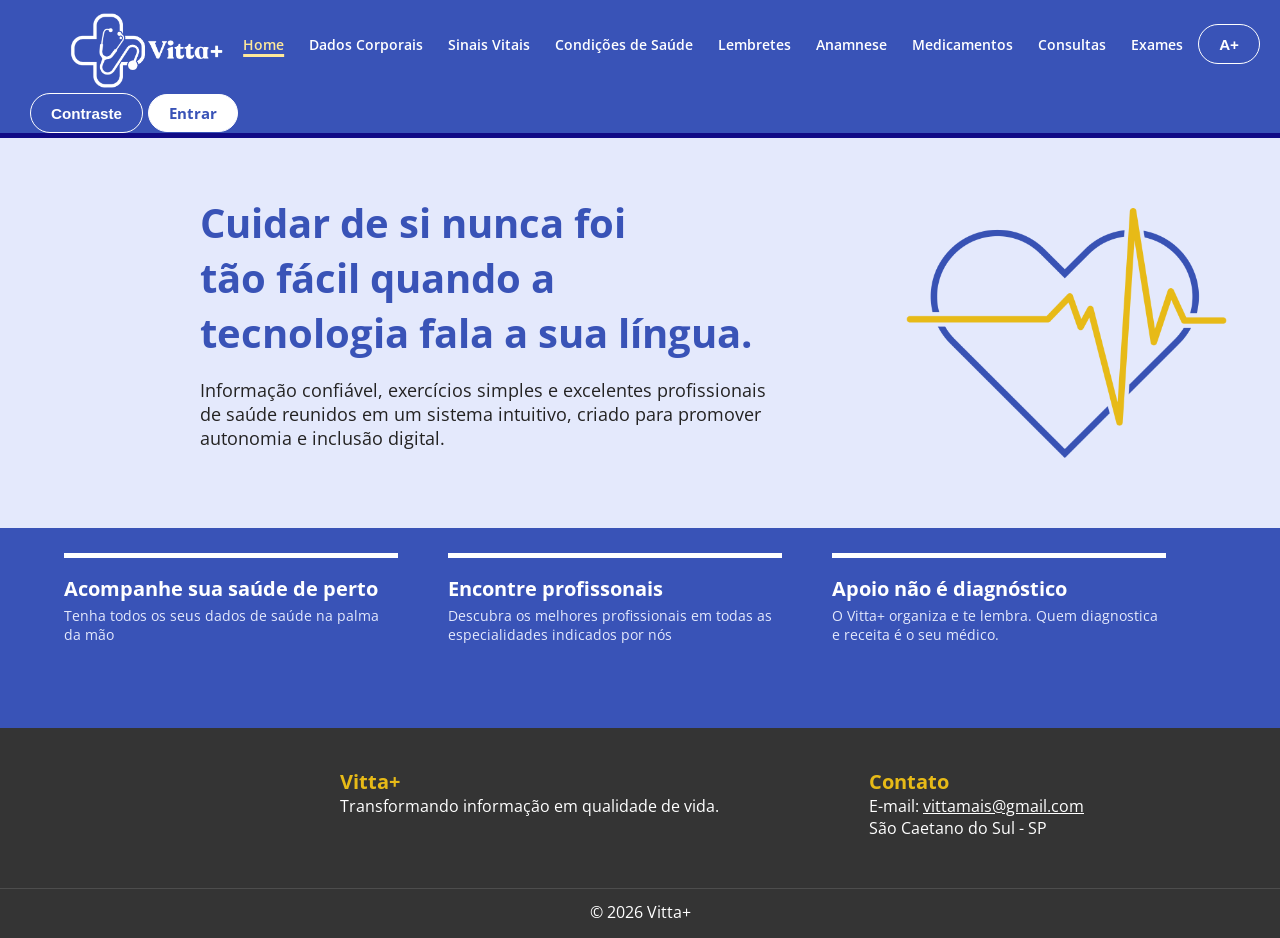
<file: index.html>
<!DOCTYPE html>
<html lang="pt-br">
<head>
    <meta charset="UTF-8">
    <meta name="viewport" content="width=device-width, initial-scale=1.0">
    <title>Vitta+ | Home</title>
    <link rel="icon" type="image/png" href="img/cruz_com_esteto.png">
    <link rel="stylesheet" href="css/style_index.css">
    <link rel="stylesheet" href="css/style_acessibilidade.css">
    <script src="js/acessibilidade.js" defer></script>
    <link rel="icon" type="image/png" href="img/globo.png">
    <link rel="preconnect" href="https://fonts.googleapis.com">
    <link rel="preconnect" href="https://fonts.gstatic.com" crossorigin>
    <link href="https://fonts.googleapis.com/css2?family=Open+Sans:wght@400;600;700&display=swap" rel="stylesheet">
</head>
<body>
    <header>
        <div class="menu"><img src="img/logo_vertical_branco.png" alt="Logo Vitta+" class="logo">
            <div class="botao_menu"><a href="index.html" aria-current="page">Home</a></div>
            <div class="botao_menu"><a href="dados_corporais.html">Dados Corporais</a></div>
            <div class="botao_menu"><a href="sinais_vitais.html">Sinais Vitais</a></div>
            <div class="botao_menu"><a href="condicoes_saude.html">Condições de Saúde</a></div>
            <div class="botao_menu"><a href="lembretes.html">Lembretes</a></div>
            <div class="botao_menu"><a href="anamnese.html">Anamnese</a></div>
            <div class="botao_menu"><a href="medicamentos.html">Medicamentos</a></div>
            <div class="botao_menu"><a href="consultas.html">Consultas</a></div>
            <div class="botao_menu"><a href="exames.html">Exames</a></div>
            <div class="botao_acessibilidade"><button type="button" class="botao_acessibilidade__botao"
                    id="botao-fonte"><span class="botao_acessibilidade__texto">A+</span><span class="somente-leitor">
                        aumentar o tamanho da letra. Tamanho atual: normal</span></button></div>
            <div class="botao_acessibilidade"><button type="button" class="botao_acessibilidade__botao"
                    id="botao-contraste" aria-pressed="false">Contraste</button></div>
            <div class="botao_menu_entrar"><a href="entrar.html"><b>Entrar</b></a></div>
        </div>
        <div class="somente-leitor" id="aviso-acessibilidade" role="status" aria-live="polite"></div>
    </header>
    <main>
        <div class="apresentacao">
            <div class="frases">
                <h1>Cuidar de si nunca foi <br>tão fácil quando a <br>tecnologia fala a sua língua.</h1>
                <p>Informação confiável, exercícios simples e excelentes profissionais <br>
                    de saúde reunidos em um sistema intuitivo, criado para promover <br>autonomia e inclusão digital.
                </p>

            </div>
            <img src="img/coracao_com_batimento.png" alt="Coração com batimento cardíaco">
        </div>
        <div class="resumo">
            <div class="dados">
                <p class="num_dado"><b>Acompanhe sua saúde de perto</b></p>
                <p class="frase_dado">Tenha todos os seus dados de saúde na palma da mão</p>
            </div>
            <div class="dados">
                <p class="num_dado"><b>Encontre profissonais</b></p>
                <p class="frase_dado">Descubra os melhores profissionais em todas as especialidades indicados por nós
                </p>
            </div>
            <div class="dados">
                <p class="num_dado"><b>Apoio não é diagnóstico</b></p>
                <p class="frase_dado">O Vitta+ organiza e te lembra. Quem diagnostica e receita é o seu médico.</p>
            </div>
            <br><br>
        </div>
    </main>
    <footer>
        <div style="
            background-color: rgb(52, 52, 52);
            height: 210px;">
            <div class="rodape">
                <div>
                    <b>Vitta+</b><br>Transformando informação em qualidade de vida.
                </div>
                <div>
                    <b>Contato</b><br>E-mail: <a href="vittamais@gmail.com"
                        style="color: white;">vittamais@gmail.com</a><br>São Caetano do Sul - SP
                </div>
            </div>
            <div style="
            color: white;
            text-align: center;
            padding-top: 12px;">
                © 2026 Vitta+
            </div>
        </div>
    </footer>
</body>

</html>
</file>
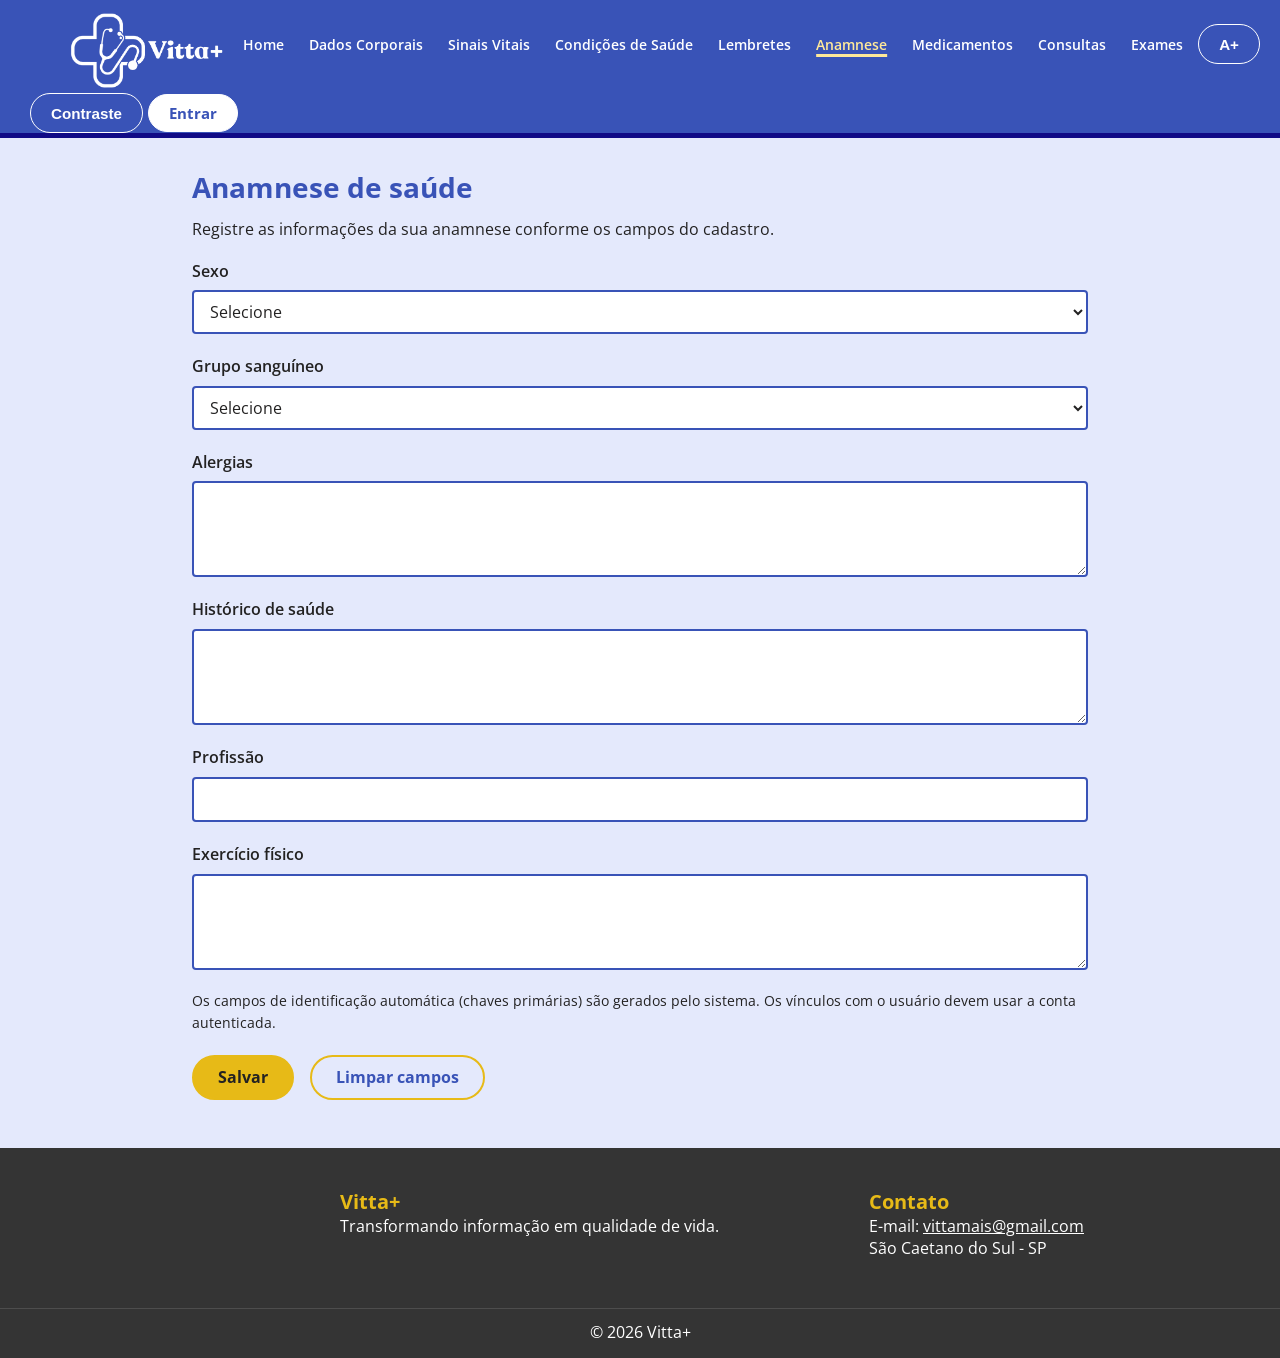
<file: anamnese.html>
<!DOCTYPE html>
<html lang="pt-br">

<head>
    <meta charset="UTF-8">
    <meta name="viewport" content="width=device-width, initial-scale=1.0">
    <title>Vitta+ | Anamnese</title>
    <link rel="icon" type="image/png" href="img/cruz_com_esteto.png">
    <link rel="stylesheet" href="css/style_index.css">
    <link rel="stylesheet" href="css/style_acessibilidade.css">
    <link rel="stylesheet" href="css/style_der_forms.css">
    <script src="js/acessibilidade.js" defer></script>
    <link rel="preconnect" href="https://fonts.googleapis.com">
    <link rel="preconnect" href="https://fonts.gstatic.com" crossorigin>
    <link href="https://fonts.googleapis.com/css2?family=Open+Sans:wght@400;600;700&display=swap" rel="stylesheet">
</head>

<body>
    <header>
        <div class="menu"><img src="img/logo_vertical_branco.png" alt="Logo Vitta+" class="logo">
            <div class="botao_menu"><a href="index.html">Home</a></div>
            <div class="botao_menu"><a href="dados_corporais.html">Dados Corporais</a></div>
            <div class="botao_menu"><a href="sinais_vitais.html">Sinais Vitais</a></div>
            <div class="botao_menu"><a href="condicoes_saude.html">Condições de Saúde</a></div>
            <div class="botao_menu"><a href="lembretes.html">Lembretes</a></div>
            <div class="botao_menu"><a href="anamnese.html" aria-current="page">Anamnese</a></div>
            <div class="botao_menu"><a href="medicamentos.html">Medicamentos</a></div>
            <div class="botao_menu"><a href="consultas.html">Consultas</a></div>
            <div class="botao_menu"><a href="exames.html">Exames</a></div>
            <div class="botao_acessibilidade"><button type="button" class="botao_acessibilidade__botao"
                    id="botao-fonte"><span class="botao_acessibilidade__texto">A+</span><span class="somente-leitor">
                        aumentar o tamanho da letra. Tamanho atual: normal</span></button></div>
            <div class="botao_acessibilidade"><button type="button" class="botao_acessibilidade__botao"
                    id="botao-contraste" aria-pressed="false">Contraste</button></div>
            <div class="botao_menu_entrar"><a href="entrar.html"><b>Entrar</b></a></div>
        </div>
        <div class="somente-leitor" id="aviso-acessibilidade" role="status" aria-live="polite"></div>
    </header>
    <main id="conteudo-principal" class="der-pagina">
        <section class="der-cartao">
            <h1>Anamnese de saúde</h1>
            <p class="der-intro">Registre as informações da sua anamnese conforme os campos do cadastro.</p>
            <form class="der-form" action="#" method="post">
                <div class="der-campo"><label for="sexo">Sexo</label><select id="sexo" name="sexo">
                        <option value="">Selecione</option>
                        <option value="F">Feminino</option>
                        <option value="M">Masculino</option>
                        <option value="O">Outro</option>
                        <option value="N">Prefiro não informar</option>
                    </select></div>
                <div class="der-campo"><label for="grupo-sanguineo">Grupo sanguíneo</label><select id="grupo-sanguineo"
                        name="grupo_sanguineo">
                        <option value="">Selecione</option>
                        <option value="A+">A+</option>
                        <option value="A-">A-</option>
                        <option value="B+">B+</option>
                        <option value="B-">B-</option>
                        <option value="AB+">AB+</option>
                        <option value="AB-">AB-</option>
                        <option value="O+">O+</option>
                        <option value="O-">O-</option>
                    </select></div>
                <div class="der-campo der-campo--largo"><label for="alergias">Alergias</label><textarea id="alergias"
                        name="alergias"></textarea></div>
                <div class="der-campo der-campo--largo"><label for="historico-saude">Histórico de saúde</label><textarea
                        id="historico-saude" name="historico_saude"></textarea></div>
                <div class="der-campo"><label for="profissao">Profissão</label><input id="profissao" name="profissao"
                        type="text"></div>
                <div class="der-campo der-campo--largo"><label for="exercicio-fisico">Exercício físico</label><textarea
                        id="exercicio-fisico" name="exercicio_fisico"></textarea></div>
                <p class="der-nota">Os campos de identificação automática (chaves primárias) são gerados pelo sistema.
                    Os vínculos com o usuário devem usar a conta autenticada.</p>
                <div class="der-acoes"><button type="submit">Salvar</button><button type="reset">Limpar campos</button>
                </div>
            </form>
        </section>
    </main>
    <footer>
        <div style="
            background-color: rgb(52, 52, 52);
            height: 210px;">
            <div class="rodape">
                <div>
                    <b>Vitta+</b><br>Transformando informação em qualidade de vida.
                </div>
                <div>
                    <b>Contato</b><br>E-mail: <a href="vittamais@gmail.com"
                        style="color: white;">vittamais@gmail.com</a><br>São Caetano do Sul - SP
                </div>
            </div>
            <div style="
            color: white;
            text-align: center;
            padding-top: 12px;">
                © 2026 Vitta+
            </div>
        </div>
    </footer>
</body>

</html>
</file>
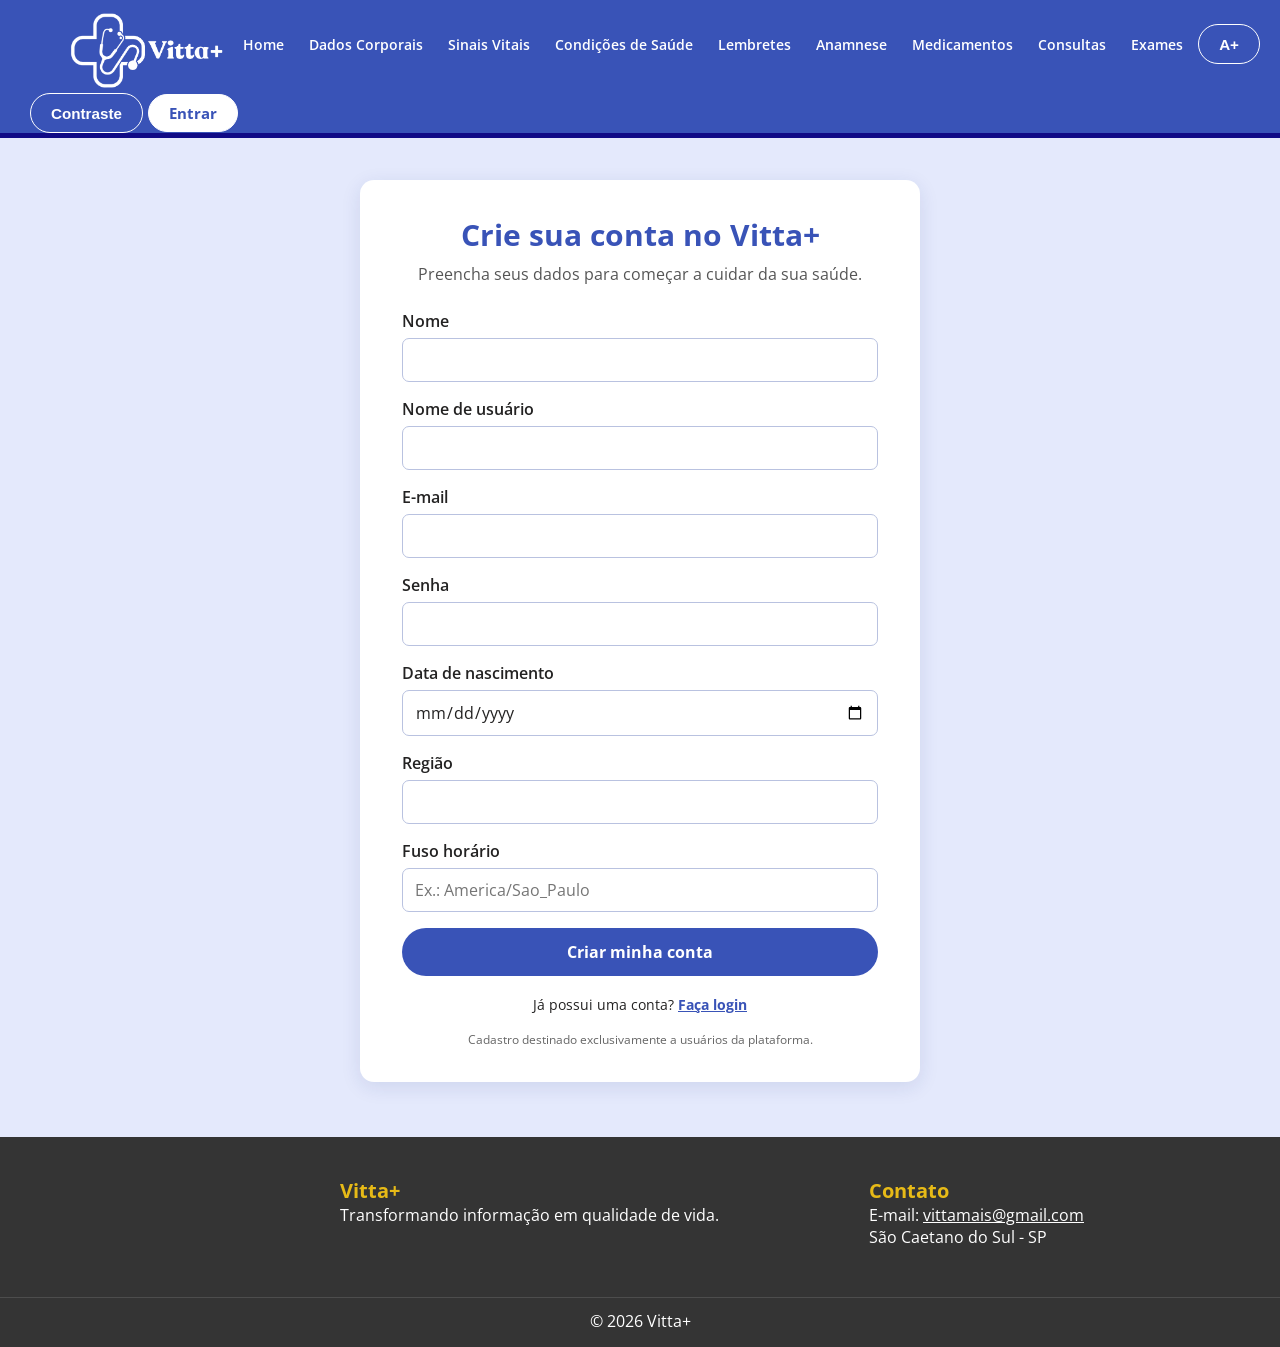
<file: cadastro.html>
<!DOCTYPE html>
<html lang="pt-br">

<head>
    <meta charset="UTF-8">
    <meta name="viewport" content="width=device-width, initial-scale=1.0">
    <title>Vitta+ | Cadastro</title>
    <link rel="icon" type="image/png" href="img/cruz_com_esteto.png">
    <link rel="stylesheet" href="css/style_index.css">
    <link rel="stylesheet" href="css/style_acessibilidade.css">
    <script src="js/acessibilidade.js" defer></script>
    <link rel="preconnect" href="https://fonts.googleapis.com">
    <link rel="preconnect" href="https://fonts.gstatic.com" crossorigin>
    <link href="https://fonts.googleapis.com/css2?family=Open+Sans:wght@400;600;700&display=swap" rel="stylesheet">
    <style>
        main {
            background: #e4e9fc;
            padding: 42px 18px 55px;
            min-height: 570px;
            box-sizing: border-box;
        }

        .cadastro {
            width: min(100%, 560px);
            margin: 0 auto;
            padding: 34px 42px;
            box-sizing: border-box;
            background: #fff;
            border-radius: 14px;
            box-shadow: 0 5px 20px #182b751c;
            color: #232222;
        }

        .cadastro h1 {
            margin: 0 0 8px;
            text-align: center;
            color: #3953b7;
            font-size: 30px;
        }

        .cadastro__intro {
            margin: 0 0 25px;
            text-align: center;
            color: #555;
        }

        .cadastro__campo {
            margin-bottom: 16px;
        }

        .cadastro__campo label {
            display: block;
            margin-bottom: 6px;
            font-weight: 600;
        }

        .cadastro__entrada {
            width: 100%;
            min-height: 44px;
            padding: 10px 12px;
            box-sizing: border-box;
            border: 1px solid #b9c2e0;
            border-radius: 7px;
            background: #fff;
            color: #232222;
            font: inherit;
        }

        .cadastro__entrada:focus {
            outline: 3px solid #e7ba17;
            outline-offset: 2px;
            border-color: #3953b7;
        }

        .cadastro__termos {
            display: flex;
            align-items: flex-start;
            gap: 9px;
            margin: 5px 0 20px;
            font-size: 14px;
            line-height: 1.5;
        }

        .cadastro__termos input {
            margin-top: 4px;
            accent-color: #3953b7;
        }

        .cadastro__botao {
            width: 100%;
            padding: 13px 18px;
            border: 0;
            border-radius: 25px;
            background: #3953b7;
            color: #fff;
            font: 700 16px 'Open Sans', Arial, sans-serif;
            cursor: pointer;
        }

        .cadastro__botao:hover {
            background: #263d9a;
        }

        .cadastro__login {
            margin: 19px 0 0;
            text-align: center;
            font-size: 14px;
        }

        .cadastro__login a {
            color: #3953b7;
            font-weight: 700;
        }

        .cadastro__aviso {
            margin: 17px 0 0;
            text-align: center;
            color: #666;
            font-size: 12px;
        }

        footer .rodape__fundo {
            background: rgb(52, 52, 52);
            min-height: 210px;
        }

        footer .rodape__copyright {
            color: #fff;
            text-align: center;
            padding: 12px 0 18px;
        }

        @media (max-width: 650px) {
            .cadastro {
                padding: 28px 20px;
            }

            .cadastro h1 {
                font-size: 25px;
            }

            .menu {
                height: auto;
                min-height: 100px;
                flex-wrap: wrap;
                gap: 8px;
                padding: 12px;
            }

            .logo {
                margin: 0 15px 0 5px;
                height: 60px;
            }
        }
    </style>
</head>

<body>
    <header>
        <div class="menu"><img src="img/logo_vertical_branco.png" alt="Logo Vitta+" class="logo">
            <div class="botao_menu"><a href="index.html">Home</a></div>
            <div class="botao_menu"><a href="dados_corporais.html">Dados Corporais</a></div>
            <div class="botao_menu"><a href="sinais_vitais.html">Sinais Vitais</a></div>
            <div class="botao_menu"><a href="condicoes_saude.html">Condições de Saúde</a></div>
            <div class="botao_menu"><a href="lembretes.html">Lembretes</a></div>
            <div class="botao_menu"><a href="anamnese.html">Anamnese</a></div>
            <div class="botao_menu"><a href="medicamentos.html">Medicamentos</a></div>
            <div class="botao_menu"><a href="consultas.html">Consultas</a></div>
            <div class="botao_menu"><a href="exames.html">Exames</a></div>
            <div class="botao_acessibilidade"><button type="button" class="botao_acessibilidade__botao"
                    id="botao-fonte"><span class="botao_acessibilidade__texto">A+</span><span class="somente-leitor">
                        aumentar o tamanho da letra. Tamanho atual: normal</span></button></div>
            <div class="botao_acessibilidade"><button type="button" class="botao_acessibilidade__botao"
                    id="botao-contraste" aria-pressed="false">Contraste</button></div>
            <div class="botao_menu_entrar"><a href="entrar.html"><b>Entrar</b></a></div>
        </div>
        <div class="somente-leitor" id="aviso-acessibilidade" role="status" aria-live="polite"></div>
    </header>

    <main id="conteudo-principal">
        <section class="cadastro" aria-labelledby="titulo-cadastro">
            <h1 id="titulo-cadastro">Crie sua conta no Vitta+</h1>
            <p class="cadastro__intro">Preencha seus dados para começar a cuidar da sua saúde.</p>
            <form action="#" method="post">
                <div class="cadastro__campo">
                    <label for="nome">Nome</label>
                    <input class="cadastro__entrada" type="text" id="nome" name="nome" autocomplete="name" required>
                </div>
                <div class="cadastro__campo">
                    <label for="nome-usuario">Nome de usuário</label>
                    <input class="cadastro__entrada" type="text" id="nome-usuario" name="nome_usuario" required>
                </div>
                <div class="cadastro__campo">
                    <label for="email">E-mail</label>
                    <input class="cadastro__entrada" type="email" id="email" name="email" autocomplete="email" required>
                </div>
                <div class="cadastro__campo">
                    <label for="senha">Senha</label>
                    <input class="cadastro__entrada" type="password" id="senha" name="senha_hash"
                        autocomplete="new-password" required>
                </div>
                <div class="cadastro__campo">
                    <label for="nascimento">Data de nascimento</label>
                    <input class="cadastro__entrada" type="date" id="nascimento" name="data_nascimento"
                        autocomplete="bday" required>
                </div>
                <div class="cadastro__campo">
                    <label for="regiao">Região</label>
                    <input class="cadastro__entrada" type="text" id="regiao" name="regiao" maxlength="1" required>
                </div>
                <div class="cadastro__campo">
                    <label for="fuso-horario">Fuso horário</label>
                    <input class="cadastro__entrada" type="text" id="fuso-horario" name="fuso_horario"
                        placeholder="Ex.: America/Sao_Paulo" required>
                </div>
                <button class="cadastro__botao" type="submit">Criar minha conta</button>
            </form>
            <p class="cadastro__login">Já possui uma conta? <a href="login.html?perfil=usuario">Faça login</a></p>
            <p class="cadastro__aviso">Cadastro destinado exclusivamente a usuários da plataforma.</p>
        </section>
    </main>

    <footer>
        <div style="
            background-color: rgb(52, 52, 52);
            height: 210px;">
            <div class="rodape">
                <div>
                    <b>Vitta+</b><br>Transformando informação em qualidade de vida.
                </div>
                <div>
                    <b>Contato</b><br>E-mail: <a href="vittamais@gmail.com"
                        style="color: white;">vittamais@gmail.com</a><br>São Caetano do Sul - SP
                </div>
            </div>
            <div style="
            color: white;
            text-align: center;
            padding-top: 12px;">
                © 2026 Vitta+
            </div>
        </div>
    </footer>
</body>

</html>
</file>
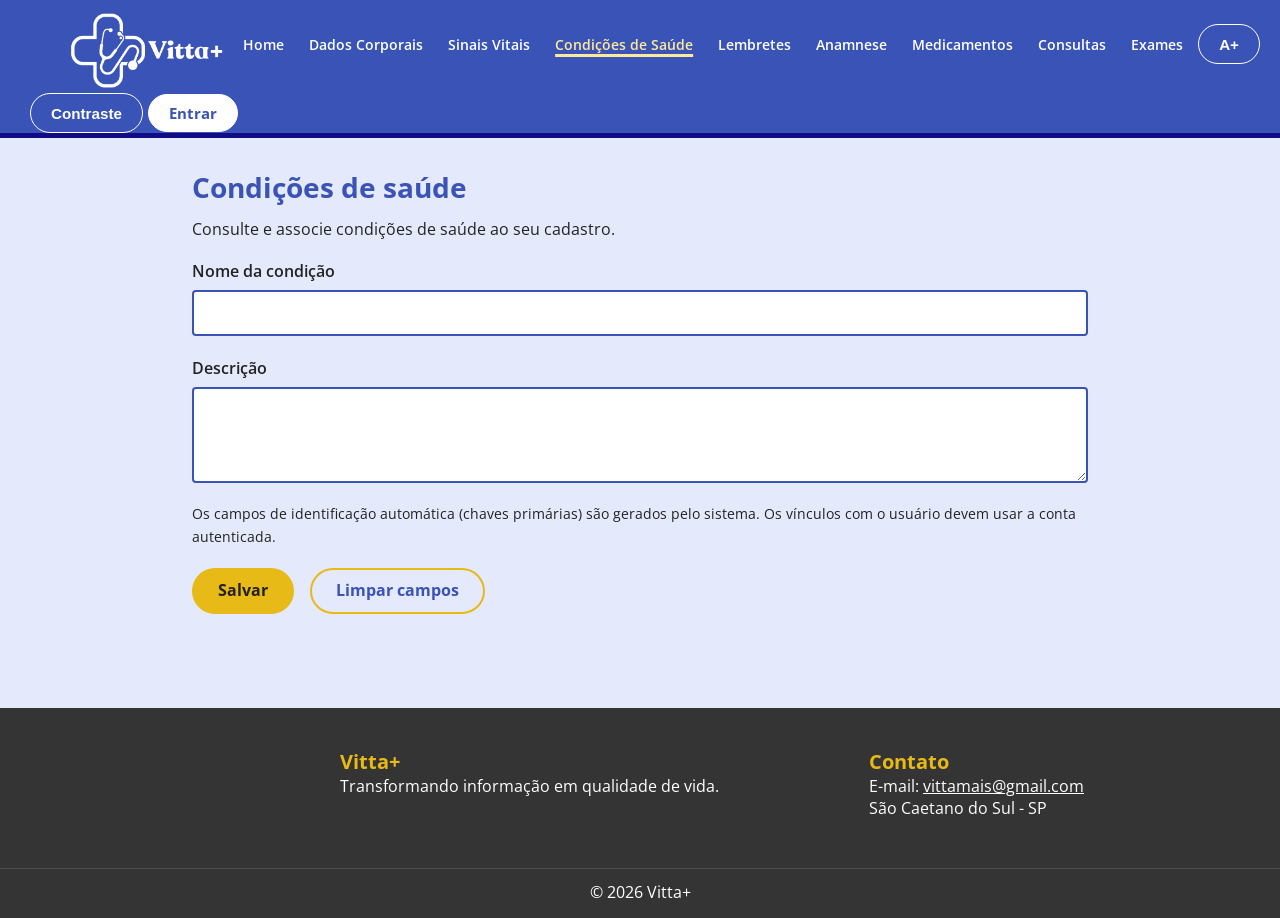
<file: condicoes_saude.html>
<!DOCTYPE html>
<html lang="pt-br">
<head>
<meta charset="UTF-8"><meta name="viewport" content="width=device-width, initial-scale=1.0">
<title>Vitta+ | Condições de saúde</title>
<link rel="icon" type="image/png" href="img/cruz_com_esteto.png">
<link rel="stylesheet" href="css/style_index.css"><link rel="stylesheet" href="css/style_acessibilidade.css">
<link rel="stylesheet" href="css/style_der_forms.css"><script src="js/acessibilidade.js" defer></script>
<link rel="preconnect" href="https://fonts.googleapis.com"><link rel="preconnect" href="https://fonts.gstatic.com" crossorigin>
<link href="https://fonts.googleapis.com/css2?family=Open+Sans:wght@400;600;700&display=swap" rel="stylesheet">
</head><body>
    <header>
        <div class="menu"><img src="img/logo_vertical_branco.png" alt="Logo Vitta+" class="logo">
            <div class="botao_menu"><a href="index.html">Home</a></div>
            <div class="botao_menu"><a href="dados_corporais.html">Dados Corporais</a></div>
            <div class="botao_menu"><a href="sinais_vitais.html">Sinais Vitais</a></div>
            <div class="botao_menu"><a href="condicoes_saude.html" aria-current="page">Condições de Saúde</a></div>
            <div class="botao_menu"><a href="lembretes.html">Lembretes</a></div>
            <div class="botao_menu"><a href="anamnese.html">Anamnese</a></div>
            <div class="botao_menu"><a href="medicamentos.html">Medicamentos</a></div>
            <div class="botao_menu"><a href="consultas.html">Consultas</a></div>
            <div class="botao_menu"><a href="exames.html">Exames</a></div>
            <div class="botao_acessibilidade"><button type="button" class="botao_acessibilidade__botao"
                    id="botao-fonte"><span class="botao_acessibilidade__texto">A+</span><span class="somente-leitor">
                        aumentar o tamanho da letra. Tamanho atual: normal</span></button></div>
            <div class="botao_acessibilidade"><button type="button" class="botao_acessibilidade__botao"
                    id="botao-contraste" aria-pressed="false">Contraste</button></div>
            <div class="botao_menu_entrar"><a href="entrar.html"><b>Entrar</b></a></div>
        </div>
        <div class="somente-leitor" id="aviso-acessibilidade" role="status" aria-live="polite"></div>
    </header>
<main id="conteudo-principal" class="der-pagina"><section class="der-cartao">
<h1>Condições de saúde</h1><p class="der-intro">Consulte e associe condições de saúde ao seu cadastro.</p><form class="der-form" action="#" method="post">
<div class="der-campo"><label for="nome-condicao">Nome da condição</label><input id="nome-condicao" name="nome_condicao" type="text" required></div><div class="der-campo der-campo--largo"><label for="descricao">Descrição</label><textarea id="descricao" name="descricao"></textarea></div>
<p class="der-nota">Os campos de identificação automática (chaves primárias) são gerados pelo sistema. Os vínculos com o usuário devem usar a conta autenticada.</p>
<div class="der-acoes"><button type="submit">Salvar</button><button type="reset">Limpar campos</button></div>
</form>
</section></main>
    <footer>
        <div style="
            background-color: rgb(52, 52, 52);
            height: 210px;">
            <div class="rodape">
                <div>
                    <b>Vitta+</b><br>Transformando informação em qualidade de vida.
                </div>
                <div>
                    <b>Contato</b><br>E-mail: <a href="vittamais@gmail.com" style="color: white;">vittamais@gmail.com</a><br>São Caetano do Sul - SP
                </div>
            </div>
            <div style="
            color: white;
            text-align: center;
            padding-top: 12px;">
                © 2026 Vitta+ 
            </div>
        </div>
    </footer>
</body>
</html>
</file>
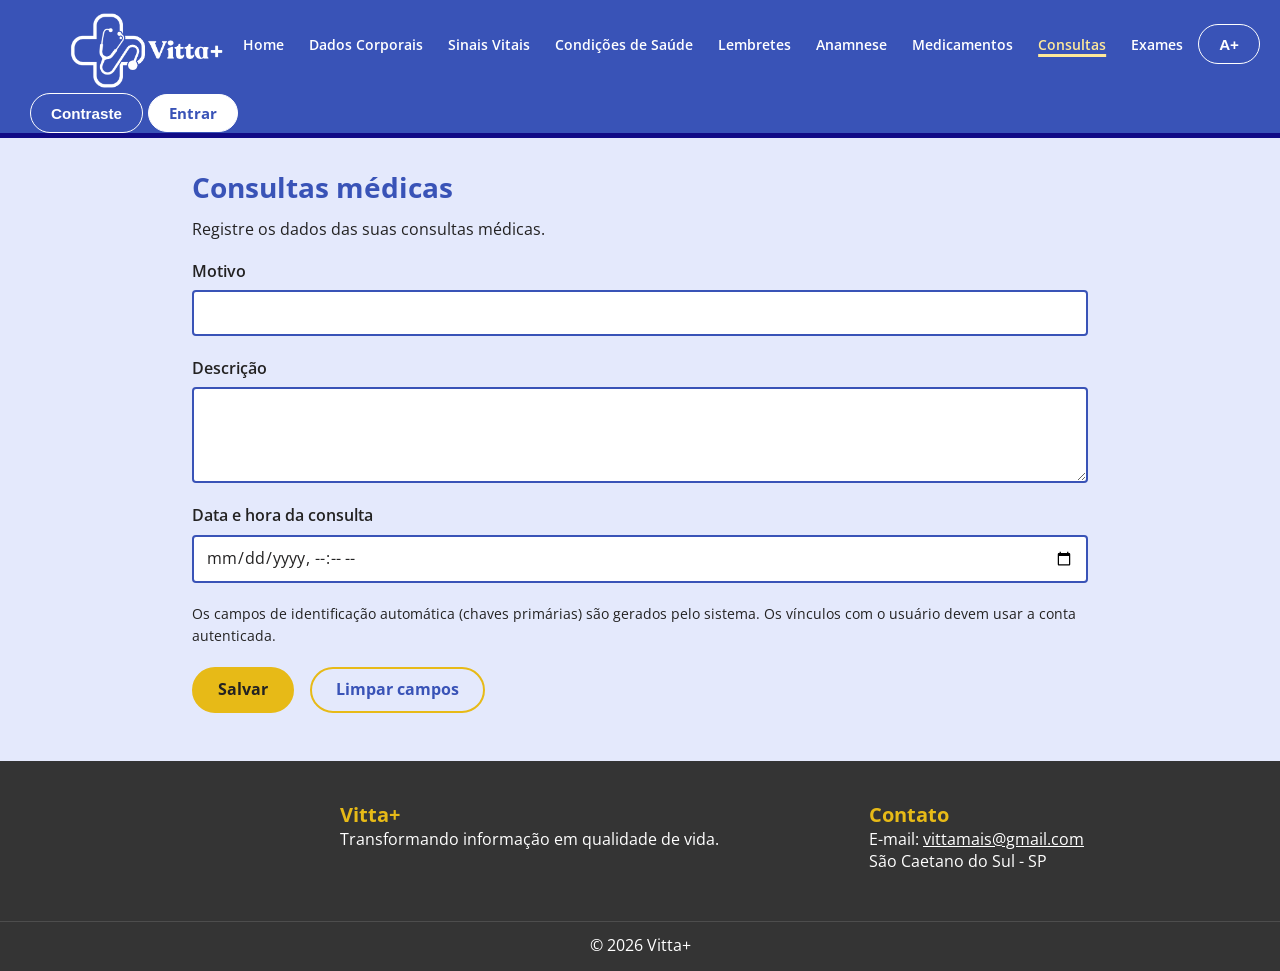
<file: consultas.html>
<!DOCTYPE html>
<html lang="pt-br">
<head>
<meta charset="UTF-8"><meta name="viewport" content="width=device-width, initial-scale=1.0">
<title>Vitta+ | Consultas médicas</title>
<link rel="icon" type="image/png" href="img/cruz_com_esteto.png">
<link rel="stylesheet" href="css/style_index.css"><link rel="stylesheet" href="css/style_acessibilidade.css">
<link rel="stylesheet" href="css/style_der_forms.css"><script src="js/acessibilidade.js" defer></script>
<link rel="preconnect" href="https://fonts.googleapis.com"><link rel="preconnect" href="https://fonts.gstatic.com" crossorigin>
<link href="https://fonts.googleapis.com/css2?family=Open+Sans:wght@400;600;700&display=swap" rel="stylesheet">
</head><body>
    <header>
        <div class="menu"><img src="img/logo_vertical_branco.png" alt="Logo Vitta+" class="logo">
            <div class="botao_menu"><a href="index.html">Home</a></div>
            <div class="botao_menu"><a href="dados_corporais.html">Dados Corporais</a></div>
            <div class="botao_menu"><a href="sinais_vitais.html">Sinais Vitais</a></div>
            <div class="botao_menu"><a href="condicoes_saude.html">Condições de Saúde</a></div>
            <div class="botao_menu"><a href="lembretes.html">Lembretes</a></div>
            <div class="botao_menu"><a href="anamnese.html">Anamnese</a></div>
            <div class="botao_menu"><a href="medicamentos.html">Medicamentos</a></div>
            <div class="botao_menu"><a href="consultas.html" aria-current="page">Consultas</a></div>
            <div class="botao_menu"><a href="exames.html">Exames</a></div>
            <div class="botao_acessibilidade"><button type="button" class="botao_acessibilidade__botao"
                    id="botao-fonte"><span class="botao_acessibilidade__texto">A+</span><span class="somente-leitor">
                        aumentar o tamanho da letra. Tamanho atual: normal</span></button></div>
            <div class="botao_acessibilidade"><button type="button" class="botao_acessibilidade__botao"
                    id="botao-contraste" aria-pressed="false">Contraste</button></div>
            <div class="botao_menu_entrar"><a href="entrar.html"><b>Entrar</b></a></div>
        </div>
        <div class="somente-leitor" id="aviso-acessibilidade" role="status" aria-live="polite"></div>
    </header>
<main id="conteudo-principal" class="der-pagina"><section class="der-cartao">
<h1>Consultas médicas</h1><p class="der-intro">Registre os dados das suas consultas médicas.</p><form class="der-form" action="#" method="post">
<div class="der-campo"><label for="motivo">Motivo</label><input id="motivo" name="motivo" type="text" required></div><div class="der-campo der-campo--largo"><label for="descricao">Descrição</label><textarea id="descricao" name="descricao"></textarea></div><div class="der-campo"><label for="data-hora-consulta">Data e hora da consulta</label><input id="data-hora-consulta" name="data_hora_consulta" type="datetime-local" required></div>
<p class="der-nota">Os campos de identificação automática (chaves primárias) são gerados pelo sistema. Os vínculos com o usuário devem usar a conta autenticada.</p>
<div class="der-acoes"><button type="submit">Salvar</button><button type="reset">Limpar campos</button></div>
</form>
</section></main>
    <footer>
        <div style="
            background-color: rgb(52, 52, 52);
            height: 210px;">
            <div class="rodape">
                <div>
                    <b>Vitta+</b><br>Transformando informação em qualidade de vida.
                </div>
                <div>
                    <b>Contato</b><br>E-mail: <a href="vittamais@gmail.com" style="color: white;">vittamais@gmail.com</a><br>São Caetano do Sul - SP
                </div>
            </div>
            <div style="
            color: white;
            text-align: center;
            padding-top: 12px;">
                © 2026 Vitta+ 
            </div>
        </div>
    </footer>
</body>
</html>
</file>
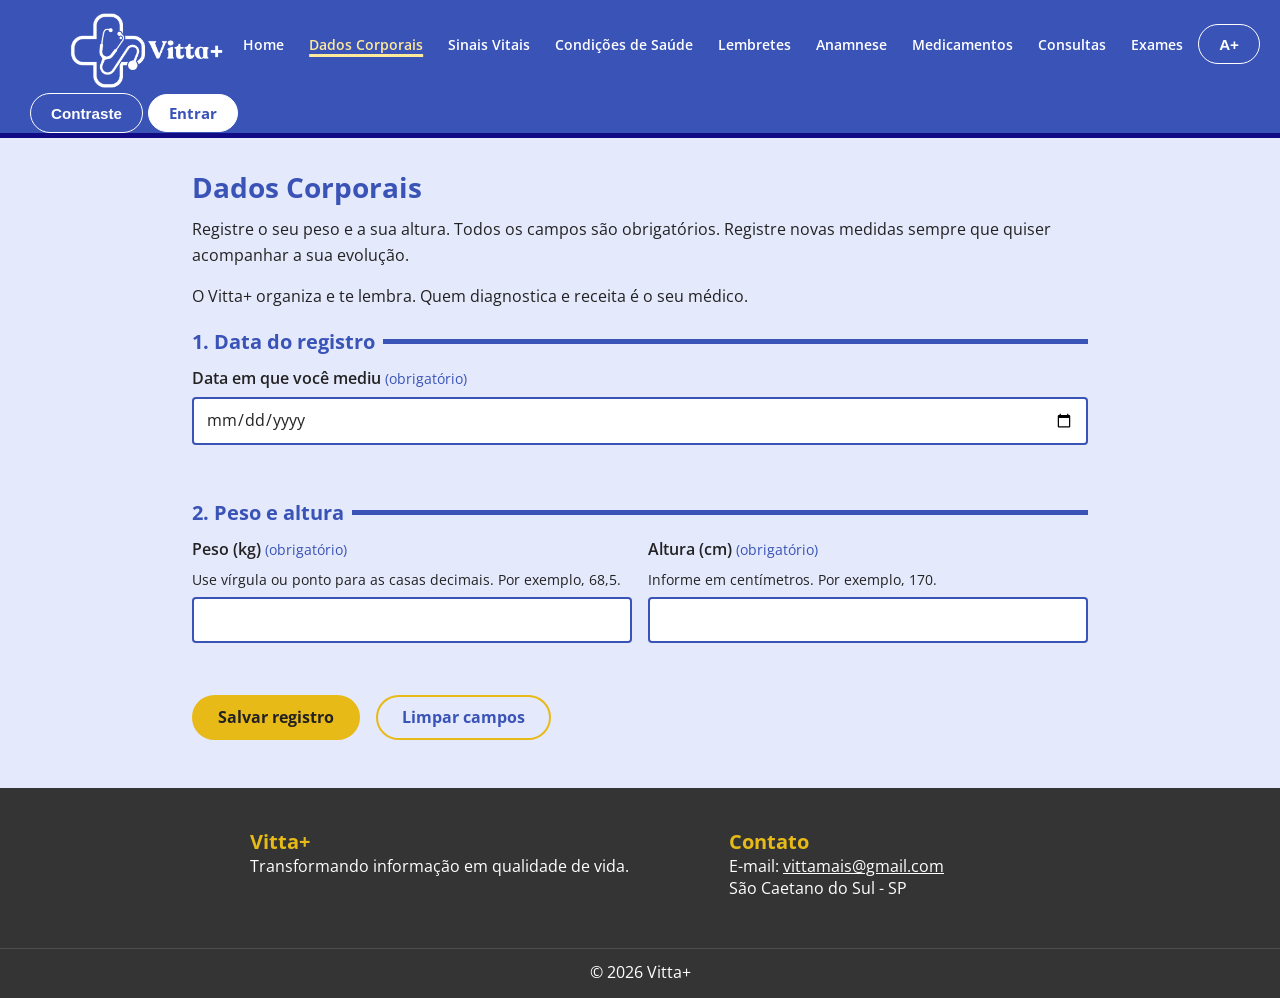
<file: dados_corporais.html>
<!DOCTYPE html>
<html lang="pt-br">
<head>
    <meta charset="UTF-8">
    <meta name="viewport" content="width=device-width, initial-scale=1.0">
    <title>Vitta+ | Home</title>
    <link rel="icon" type="image/png" href="img/cruz_com_esteto.png">
    <link rel="stylesheet" href="css/style_index.css">
    <link rel="stylesheet" href="css/style_acessibilidade.css">
    <link rel="stylesheet" href="css/style_dados_corporais.css">
    <script src="js/acessibilidade.js" defer></script>
    <link rel="icon" type="image/png" href="img/globo.png">
    <link rel="preconnect" href="https://fonts.googleapis.com">
    <link rel="preconnect" href="https://fonts.gstatic.com" crossorigin>
    <link href="https://fonts.googleapis.com/css2?family=Open+Sans:wght@400;600;700&display=swap" rel="stylesheet">
</head>
<body>
    <header>
        <div class="menu"><img src="img/logo_vertical_branco.png" alt="Logo Vitta+" class="logo">
            <div class="botao_menu"><a href="index.html">Home</a></div>
            <div class="botao_menu"><a href="dados_corporais.html" aria-current="page">Dados Corporais</a></div>
            <div class="botao_menu"><a href="sinais_vitais.html">Sinais Vitais</a></div>
            <div class="botao_menu"><a href="condicoes_saude.html">Condições de Saúde</a></div>
            <div class="botao_menu"><a href="lembretes.html">Lembretes</a></div>
            <div class="botao_menu"><a href="anamnese.html">Anamnese</a></div>
            <div class="botao_menu"><a href="medicamentos.html">Medicamentos</a></div>
            <div class="botao_menu"><a href="consultas.html">Consultas</a></div>
            <div class="botao_menu"><a href="exames.html">Exames</a></div>
            <div class="botao_acessibilidade"><button type="button" class="botao_acessibilidade__botao"
                    id="botao-fonte"><span class="botao_acessibilidade__texto">A+</span><span class="somente-leitor">
                        aumentar o tamanho da letra. Tamanho atual: normal</span></button></div>
            <div class="botao_acessibilidade"><button type="button" class="botao_acessibilidade__botao"
                    id="botao-contraste" aria-pressed="false">Contraste</button></div>
            <div class="botao_menu_entrar"><a href="entrar.html"><b>Entrar</b></a></div>
        </div>
        <div class="somente-leitor" id="aviso-acessibilidade" role="status" aria-live="polite"></div>
    </header>
    <main id="conteudo-principal">
        <div class="anamnese">
            <h1 class="anamnese__titulo">Dados Corporais</h1>
            <p class="anamnese__intro">Registre o seu peso e a sua altura. Todos os campos são obrigatórios. Registre novas medidas sempre que quiser acompanhar a sua evolução.</p>
            <p class="anamnese__intro">O Vitta+ organiza e te lembra. Quem diagnostica e receita é o seu médico.</p>

            <form action="#" method="post">

                <fieldset class="anamnese__bloco" id="data-registro">
                    <legend class="anamnese__legenda">1. Data do registro</legend>
                    <div class="anamnese__campo">
                        <label class="anamnese__rotulo" for="data-registro-campo">Data em que você mediu <span class="anamnese__obrigatorio">(obrigatório)</span></label>
                        <input class="anamnese__entrada" type="date" id="data-registro-campo" name="data_registro" required>
                    </div>
                </fieldset>

                <fieldset class="anamnese__bloco" id="peso-altura">
                    <legend class="anamnese__legenda">2. Peso e altura</legend>
                    <div class="anamnese__linha">
                        <div class="anamnese__campo">
                            <label class="anamnese__rotulo" for="peso">Peso (kg) <span class="anamnese__obrigatorio">(obrigatório)</span></label>
                            <p class="anamnese__dica" id="peso-dica">Use vírgula ou ponto para as casas decimais. Por exemplo, 68,5.</p>
                            <input class="anamnese__entrada" type="number" id="peso" name="peso" min="1" max="500" step="0.1" inputmode="decimal" required aria-describedby="peso-dica">
                        </div>
                        <div class="anamnese__campo">
                            <label class="anamnese__rotulo" for="altura">Altura (cm) <span class="anamnese__obrigatorio">(obrigatório)</span></label>
                            <p class="anamnese__dica" id="altura-dica">Informe em centímetros. Por exemplo, 170.</p>
                            <input class="anamnese__entrada" type="number" id="altura" name="altura" min="30" max="250" step="1" inputmode="numeric" required aria-describedby="altura-dica">
                        </div>
                    </div>
                </fieldset>

                <div class="anamnese__acoes">
                    <button class="anamnese__botao anamnese__botao--principal" type="submit">Salvar registro</button>
                    <button class="anamnese__botao anamnese__botao--secundario" type="reset">Limpar campos</button>
                </div>
            </form>
        </div>
    </main>
    <footer>
        <div style="
            background-color: rgb(52, 52, 52);
            height: 210px;">
            <div class="rodape">
                <div>
                    <b>Vitta+</b><br>Transformando informação em qualidade de vida.
                </div>
                <div>
                    <b>Contato</b><br>E-mail: <a href="vittamais@gmail.com" style="color: white;">vittamais@gmail.com</a><br>São Caetano do Sul - SP
                </div>
            </div>
            <div style="
            color: white;
            text-align: center;
            padding-top: 12px;">
                © 2026 Vitta+ 
            </div>
        </div>
    </footer>
</body>
</html>
</file>
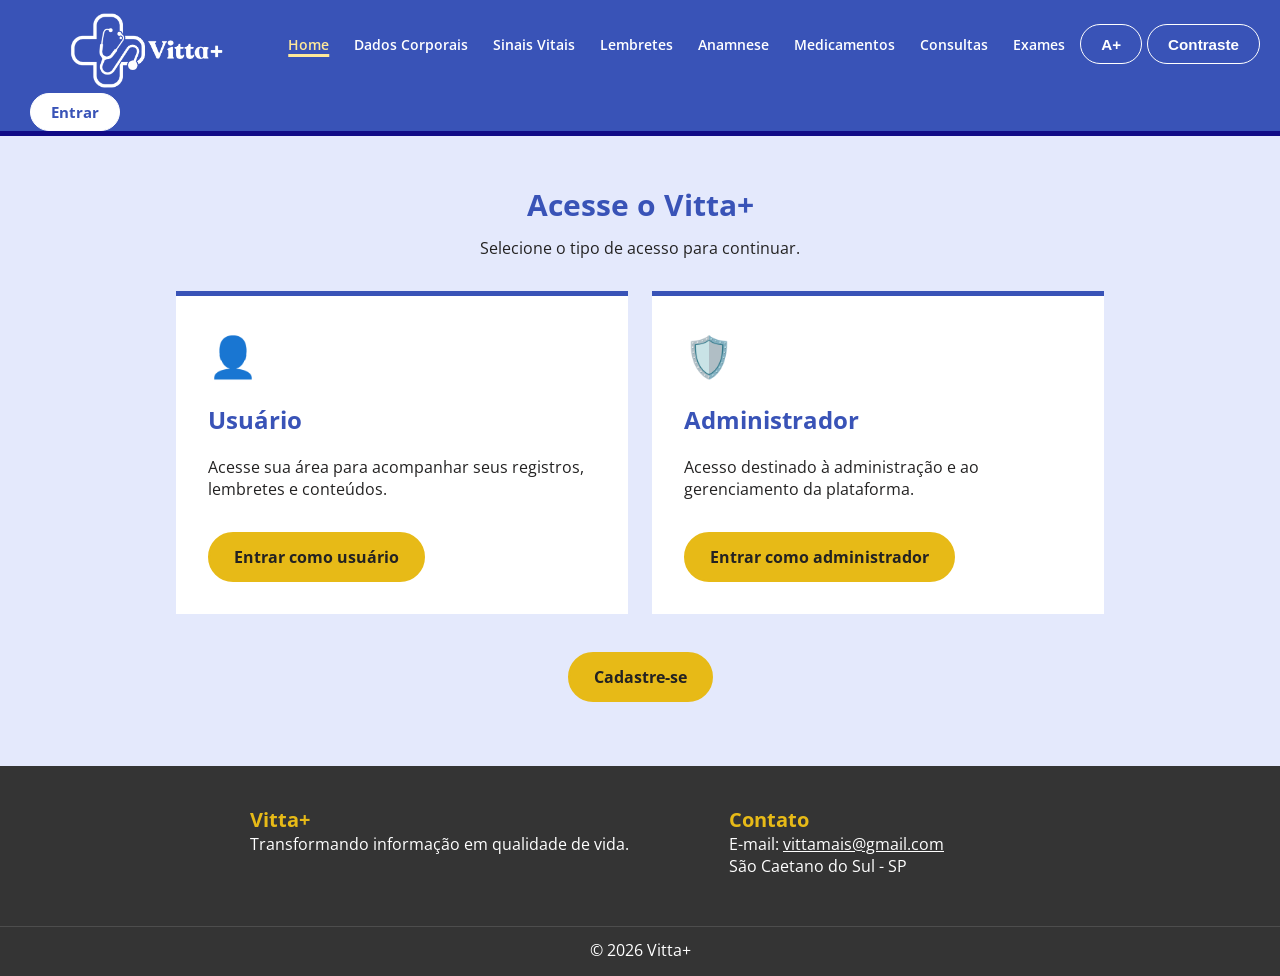
<file: entrar.html>
<!DOCTYPE html>
<html lang="pt-br">
<head>
    <meta charset="UTF-8">
    <meta name="viewport" content="width=device-width, initial-scale=1.0">
    <title>Vitta+ | Entrar</title>
    <link rel="icon" type="image/png" href="img/cruz_com_esteto.png">
    <link rel="stylesheet" href="css/style_index.css">
    <link rel="stylesheet" href="css/style_acessibilidade.css">
    <link rel="stylesheet" href="css/style_entrar.css">
    <script src="js/acessibilidade.js" defer></script>
    <link rel="preconnect" href="https://fonts.googleapis.com">
    <link rel="preconnect" href="https://fonts.gstatic.com" crossorigin>
    <link href="https://fonts.googleapis.com/css2?family=Open+Sans:wght@400;600;700&display=swap" rel="stylesheet">
</head>
<body>
    <header>
        <div class="menu"><img src="img/logo_vertical_branco.png" alt="Logo Vitta+" class="logo">
            <div class="botao_menu"><a href="index.html" aria-current="page">Home</a></div>
            <div class="botao_menu"><a href="dados_corporais.html">Dados Corporais</a></div>
            <div class="botao_menu"><a href="sinais_vitais.html">Sinais Vitais</a></div>
            <div class="botao_menu"><a href="lembretes.html">Lembretes</a></div>
            <div class="botao_menu"><a href="anamnese.html">Anamnese</a></div>
            <div class="botao_menu"><a href="medicamentos.html">Medicamentos</a></div>
            <div class="botao_menu"><a href="consultas.html">Consultas</a></div>
            <div class="botao_menu"><a href="exames.html">Exames</a></div>
            <div class="botao_acessibilidade"><button type="button" class="botao_acessibilidade__botao"
                    id="botao-fonte"><span class="botao_acessibilidade__texto">A+</span><span class="somente-leitor">
                        aumentar o tamanho da letra. Tamanho atual: normal</span></button></div>
            <div class="botao_acessibilidade"><button type="button" class="botao_acessibilidade__botao"
                    id="botao-contraste" aria-pressed="false">Contraste</button></div>
            <div class="botao_menu_entrar"><a href="entrar.html"><b>Entrar</b></a></div>
        </div>
        <div class="somente-leitor" id="aviso-acessibilidade" role="status" aria-live="polite"></div>
    </header>
    <main id="conteudo-principal">
        <div class="acesso">
            <h1 class="pagina__titulo">Acesse o Vitta+</h1>
            <p class="pagina__intro">Selecione o tipo de acesso para continuar.</p>
            <div class="acesso__opcoes">
                <article class="acesso__card">
                    <div class="acesso__icone" aria-hidden="true">👤</div>
                    <h2>Usuário</h2>
                    <p>Acesse sua área para acompanhar seus registros, lembretes e conteúdos.</p>
                    <a class="acesso__botao" href="login.html?perfil=usuario">Entrar como usuário</a>
                </article>
                <article class="acesso__card">
                    <div class="acesso__icone" aria-hidden="true">🛡️</div>
                    <h2>Administrador</h2>
                    <p>Acesso destinado à administração e ao gerenciamento da plataforma.</p>
                    <a class="acesso__botao" href="login.html?perfil=administrador">Entrar como administrador</a>
                </article>
            </div>
            <br>
            <a class="botao_cadastrar" href="cadastro.html">Cadastre-se</a>
        </div>
    </main>
    <footer>
        <div style="
            background-color: rgb(52, 52, 52);
            height: 210px;">
            <div class="rodape">
                <div>
                    <b>Vitta+</b><br>Transformando informação em qualidade de vida.
                </div>
                <div>
                    <b>Contato</b><br>E-mail: <a href="vittamais@gmail.com" style="color: white;">vittamais@gmail.com</a><br>São Caetano do Sul - SP
                </div>
            </div>
            <div style="
            color: white;
            text-align: center;
            padding-top: 12px;">
                © 2026 Vitta+ 
            </div>
        </div>
    </footer>
</body>
</html>
</file>
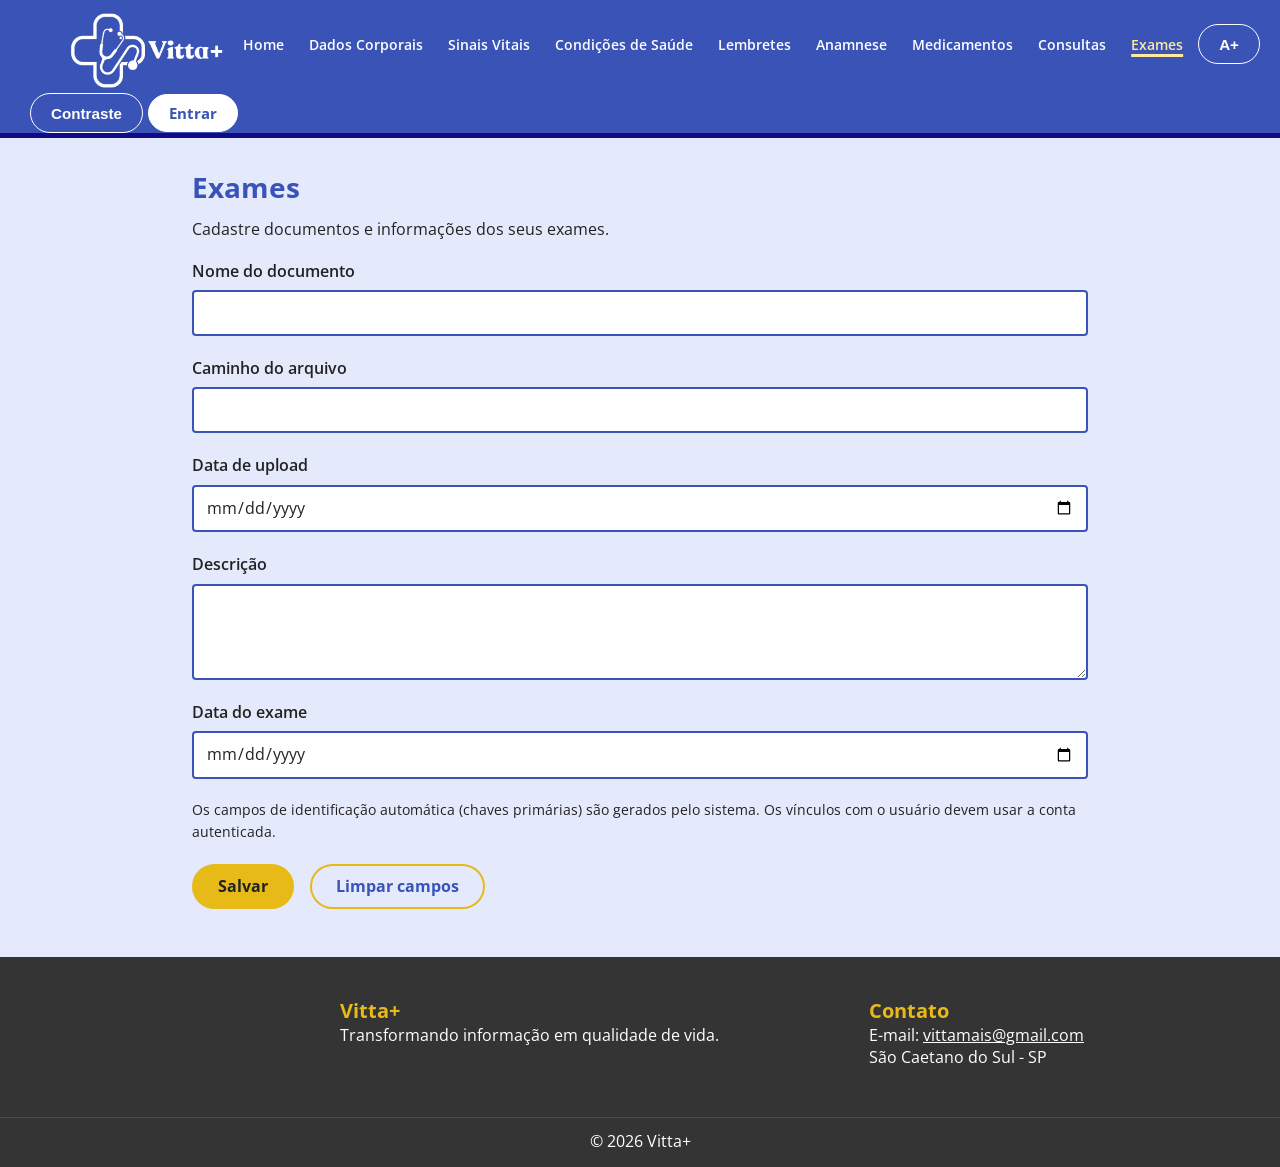
<file: exames.html>
<!DOCTYPE html>
<html lang="pt-br">
<head>
<meta charset="UTF-8"><meta name="viewport" content="width=device-width, initial-scale=1.0">
<title>Vitta+ | Exames</title>
<link rel="icon" type="image/png" href="img/cruz_com_esteto.png">
<link rel="stylesheet" href="css/style_index.css"><link rel="stylesheet" href="css/style_acessibilidade.css">
<link rel="stylesheet" href="css/style_der_forms.css"><script src="js/acessibilidade.js" defer></script>
<link rel="preconnect" href="https://fonts.googleapis.com"><link rel="preconnect" href="https://fonts.gstatic.com" crossorigin>
<link href="https://fonts.googleapis.com/css2?family=Open+Sans:wght@400;600;700&display=swap" rel="stylesheet">
</head><body>
    <header>
        <div class="menu"><img src="img/logo_vertical_branco.png" alt="Logo Vitta+" class="logo">
            <div class="botao_menu"><a href="index.html">Home</a></div>
            <div class="botao_menu"><a href="dados_corporais.html">Dados Corporais</a></div>
            <div class="botao_menu"><a href="sinais_vitais.html">Sinais Vitais</a></div>
            <div class="botao_menu"><a href="condicoes_saude.html">Condições de Saúde</a></div>
            <div class="botao_menu"><a href="lembretes.html">Lembretes</a></div>
            <div class="botao_menu"><a href="anamnese.html">Anamnese</a></div>
            <div class="botao_menu"><a href="medicamentos.html">Medicamentos</a></div>
            <div class="botao_menu"><a href="consultas.html">Consultas</a></div>
            <div class="botao_menu"><a href="exames.html" aria-current="page">Exames</a></div>
            <div class="botao_acessibilidade"><button type="button" class="botao_acessibilidade__botao"
                    id="botao-fonte"><span class="botao_acessibilidade__texto">A+</span><span class="somente-leitor">
                        aumentar o tamanho da letra. Tamanho atual: normal</span></button></div>
            <div class="botao_acessibilidade"><button type="button" class="botao_acessibilidade__botao"
                    id="botao-contraste" aria-pressed="false">Contraste</button></div>
            <div class="botao_menu_entrar"><a href="entrar.html"><b>Entrar</b></a></div>
        </div>
        <div class="somente-leitor" id="aviso-acessibilidade" role="status" aria-live="polite"></div>
    </header>
<main id="conteudo-principal" class="der-pagina"><section class="der-cartao">
<h1>Exames</h1><p class="der-intro">Cadastre documentos e informações dos seus exames.</p><form class="der-form" action="#" method="post">
<div class="der-campo"><label for="nome-documento">Nome do documento</label><input id="nome-documento" name="nome_documento" type="text" required></div><div class="der-campo der-campo--largo"><label for="caminho-arquivo">Caminho do arquivo</label><input id="caminho-arquivo" name="caminho_arquivo" type="text" required></div><div class="der-campo"><label for="data-upload">Data de upload</label><input id="data-upload" name="data_upload" type="date" required></div><div class="der-campo der-campo--largo"><label for="descricao">Descrição</label><textarea id="descricao" name="descricao"></textarea></div><div class="der-campo"><label for="data-exame">Data do exame</label><input id="data-exame" name="data_exame" type="date" required></div>
<p class="der-nota">Os campos de identificação automática (chaves primárias) são gerados pelo sistema. Os vínculos com o usuário devem usar a conta autenticada.</p>
<div class="der-acoes"><button type="submit">Salvar</button><button type="reset">Limpar campos</button></div>
</form>
</section></main>
    <footer>
        <div style="
            background-color: rgb(52, 52, 52);
            height: 210px;">
            <div class="rodape">
                <div>
                    <b>Vitta+</b><br>Transformando informação em qualidade de vida.
                </div>
                <div>
                    <b>Contato</b><br>E-mail: <a href="vittamais@gmail.com" style="color: white;">vittamais@gmail.com</a><br>São Caetano do Sul - SP
                </div>
            </div>
            <div style="
            color: white;
            text-align: center;
            padding-top: 12px;">
                © 2026 Vitta+ 
            </div>
        </div>
    </footer>
</body>
</html>
</file>
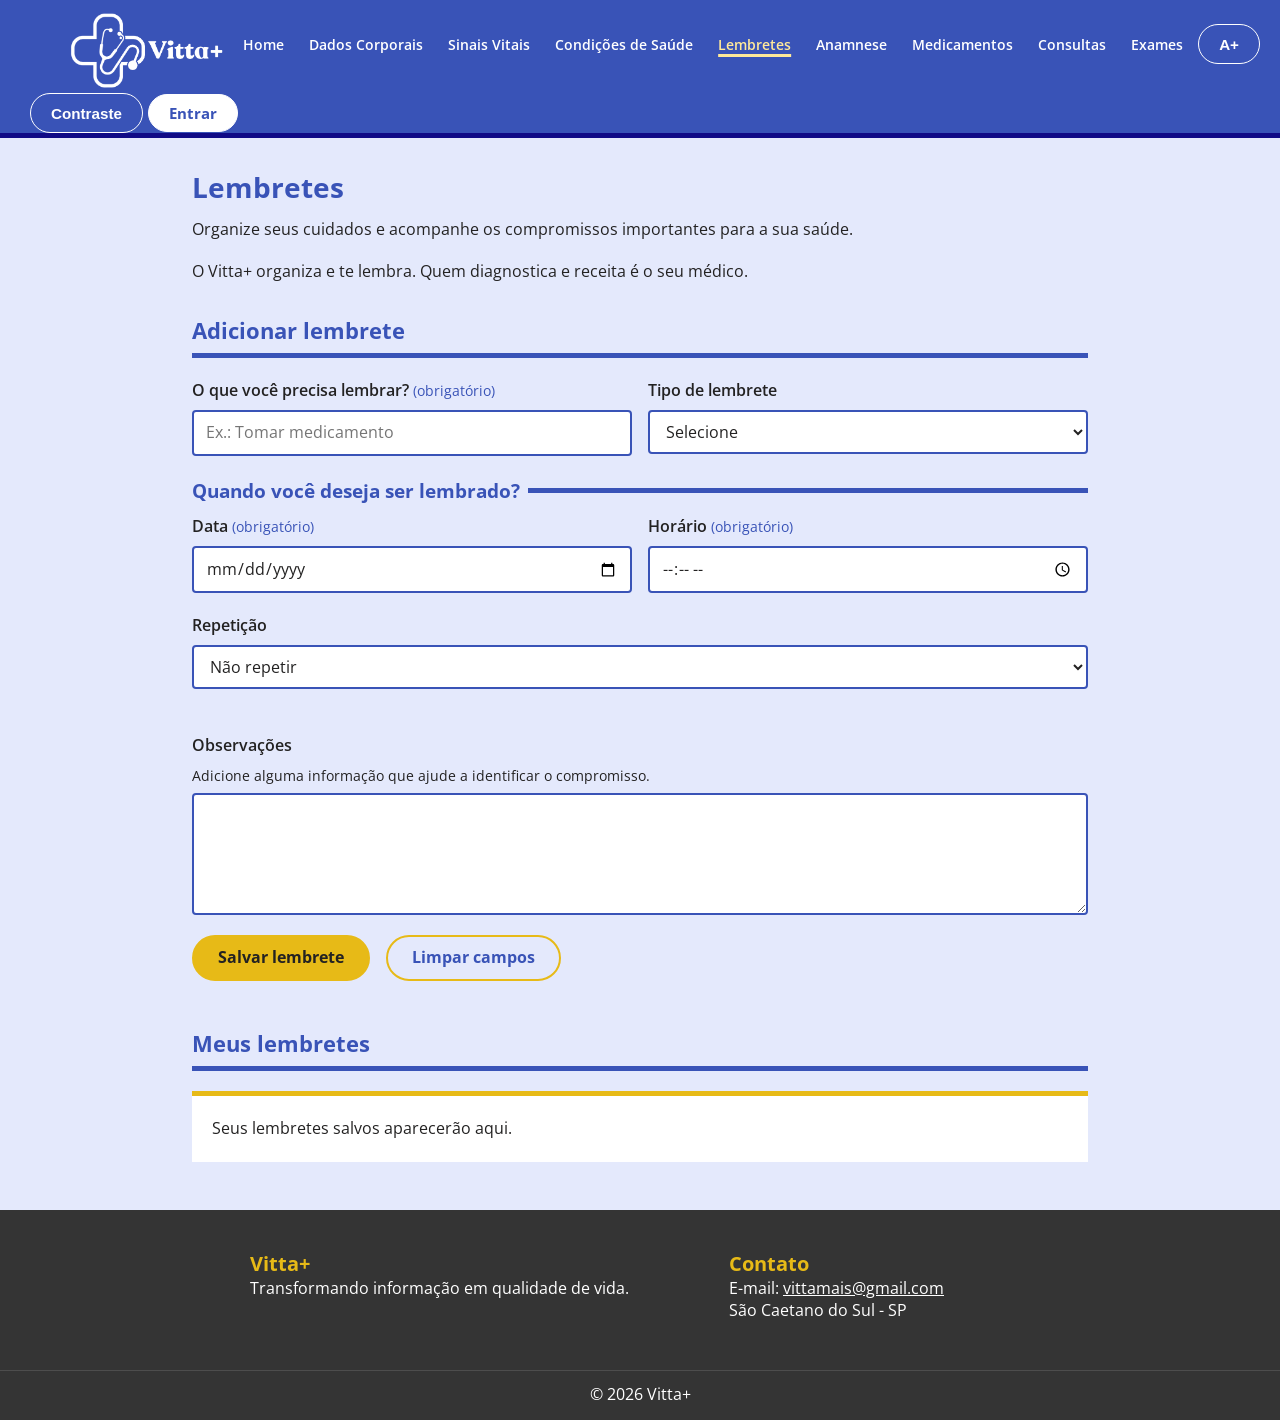
<file: lembretes.html>
<!DOCTYPE html>
<html lang="pt-br">
<head>
    <meta charset="UTF-8">
    <meta name="viewport" content="width=device-width, initial-scale=1.0">
    <title>Vitta+ | Lembretes</title>
    <link rel="icon" type="image/png" href="img/cruz_com_esteto.png">
    <link rel="stylesheet" href="css/style_index.css">
    <link rel="stylesheet" href="css/style_acessibilidade.css">
    <link rel="stylesheet" href="css/style_lembrete.css">
    <script src="js/acessibilidade.js" defer></script>
    <link rel="preconnect" href="https://fonts.googleapis.com">
    <link rel="preconnect" href="https://fonts.gstatic.com" crossorigin>
    <link href="https://fonts.googleapis.com/css2?family=Open+Sans:wght@400;600;700&display=swap" rel="stylesheet">
</head>
<body>
    <header>
        <div class="menu"><img src="img/logo_vertical_branco.png" alt="Logo Vitta+" class="logo">
            <div class="botao_menu"><a href="index.html">Home</a></div>
            <div class="botao_menu"><a href="dados_corporais.html">Dados Corporais</a></div>
            <div class="botao_menu"><a href="sinais_vitais.html">Sinais Vitais</a></div>
            <div class="botao_menu"><a href="condicoes_saude.html">Condições de Saúde</a></div>
            <div class="botao_menu"><a href="lembretes.html" aria-current="page">Lembretes</a></div>
            <div class="botao_menu"><a href="anamnese.html">Anamnese</a></div>
            <div class="botao_menu"><a href="medicamentos.html">Medicamentos</a></div>
            <div class="botao_menu"><a href="consultas.html">Consultas</a></div>
            <div class="botao_menu"><a href="exames.html">Exames</a></div>
            <div class="botao_acessibilidade"><button type="button" class="botao_acessibilidade__botao"
                    id="botao-fonte"><span class="botao_acessibilidade__texto">A+</span><span class="somente-leitor">
                        aumentar o tamanho da letra. Tamanho atual: normal</span></button></div>
            <div class="botao_acessibilidade"><button type="button" class="botao_acessibilidade__botao"
                    id="botao-contraste" aria-pressed="false">Contraste</button></div>
            <div class="botao_menu_entrar"><a href="entrar.html"><b>Entrar</b></a></div>
        </div>
        <div class="somente-leitor" id="aviso-acessibilidade" role="status" aria-live="polite"></div>
    </header>

    <main id="conteudo-principal">
        <div class="lembretes">
            <h1 class="lembretes__titulo">Lembretes</h1>
            <p class="lembretes__intro">Organize seus cuidados e acompanhe os compromissos importantes para a sua saúde.</p>
            <p class="lembretes__intro">O Vitta+ organiza e te lembra. Quem diagnostica e receita é o seu médico.</p>

            <section class="lembretes__secao" aria-labelledby="novo-lembrete-titulo">
                <h2 class="lembretes__subtitulo" id="novo-lembrete-titulo">Adicionar lembrete</h2>
                <form action="#" method="post">
                    <div class="lembretes__linha">
                        <div class="lembretes__campo">
                            <label class="lembretes__rotulo" for="lembrete-titulo">O que você precisa lembrar? <span class="lembretes__obrigatorio">(obrigatório)</span></label>
                            <input class="lembretes__entrada" type="text" id="lembrete-titulo" name="titulo" placeholder="Ex.: Tomar medicamento" required maxlength="100">
                        </div>
                        <div class="lembretes__campo">
                            <label class="lembretes__rotulo" for="lembrete-tipo">Tipo de lembrete</label>
                            <select class="lembretes__entrada" id="lembrete-tipo" name="tipo">
                                <option value="">Selecione</option>
                                <option value="medicamento">Medicamento</option>
                                <option value="consulta">Consulta ou exame</option>
                                <option value="medicao">Medição de saúde</option>
                                <option value="atividade">Atividade física</option>
                                <option value="outro">Outro cuidado</option>
                            </select>
                        </div>
                    </div>

                    <fieldset class="lembretes__bloco">
                        <legend class="lembretes__legenda">Quando você deseja ser lembrado?</legend>
                        <div class="lembretes__linha">
                            <div class="lembretes__campo">
                                <label class="lembretes__rotulo" for="lembrete-data">Data <span class="lembretes__obrigatorio">(obrigatório)</span></label>
                                <input class="lembretes__entrada" type="date" id="lembrete-data" name="data" required>
                            </div>
                            <div class="lembretes__campo">
                                <label class="lembretes__rotulo" for="lembrete-hora">Horário <span class="lembretes__obrigatorio">(obrigatório)</span></label>
                                <input class="lembretes__entrada" type="time" id="lembrete-hora" name="hora" required>
                            </div>
                        </div>
                        <div class="lembretes__campo">
                            <label class="lembretes__rotulo" for="lembrete-repeticao">Repetição</label>
                            <select class="lembretes__entrada" id="lembrete-repeticao" name="repeticao">
                                <option value="nao-repetir">Não repetir</option>
                                <option value="diariamente">Todos os dias</option>
                                <option value="semanalmente">Toda semana</option>
                                <option value="mensalmente">Todo mês</option>
                            </select>
                        </div>
                    </fieldset>

                    <div class="lembretes__campo">
                        <label class="lembretes__rotulo" for="lembrete-observacoes">Observações</label>
                        <p class="lembretes__dica" id="lembrete-observacoes-dica">Adicione alguma informação que ajude a identificar o compromisso.</p>
                        <textarea class="lembretes__entrada lembretes__entrada--area" id="lembrete-observacoes" name="observacoes" rows="4" aria-describedby="lembrete-observacoes-dica"></textarea>
                    </div>

                    <div class="lembretes__acoes">
                        <button class="lembretes__botao lembretes__botao--principal" type="submit">Salvar lembrete</button>
                        <button class="lembretes__botao lembretes__botao--secundario" type="reset">Limpar campos</button>
                    </div>
                </form>
            </section>

            <section class="lembretes__secao lembretes__lista" aria-labelledby="meus-lembretes-titulo">
                <h2 class="lembretes__subtitulo" id="meus-lembretes-titulo">Meus lembretes</h2>
                <p class="lembretes__vazio">Seus lembretes salvos aparecerão aqui.</p>
            </section>
        </div>
    </main>

    <footer>
        <div style="
            background-color: rgb(52, 52, 52);
            height: 210px;">
            <div class="rodape">
                <div>
                    <b>Vitta+</b><br>Transformando informação em qualidade de vida.
                </div>
                <div>
                    <b>Contato</b><br>E-mail: <a href="vittamais@gmail.com" style="color: white;">vittamais@gmail.com</a><br>São Caetano do Sul - SP
                </div>
            </div>
            <div style="
            color: white;
            text-align: center;
            padding-top: 12px;">
                © 2026 Vitta+ 
            </div>
        </div>
    </footer>
</body>
</html>
</file>
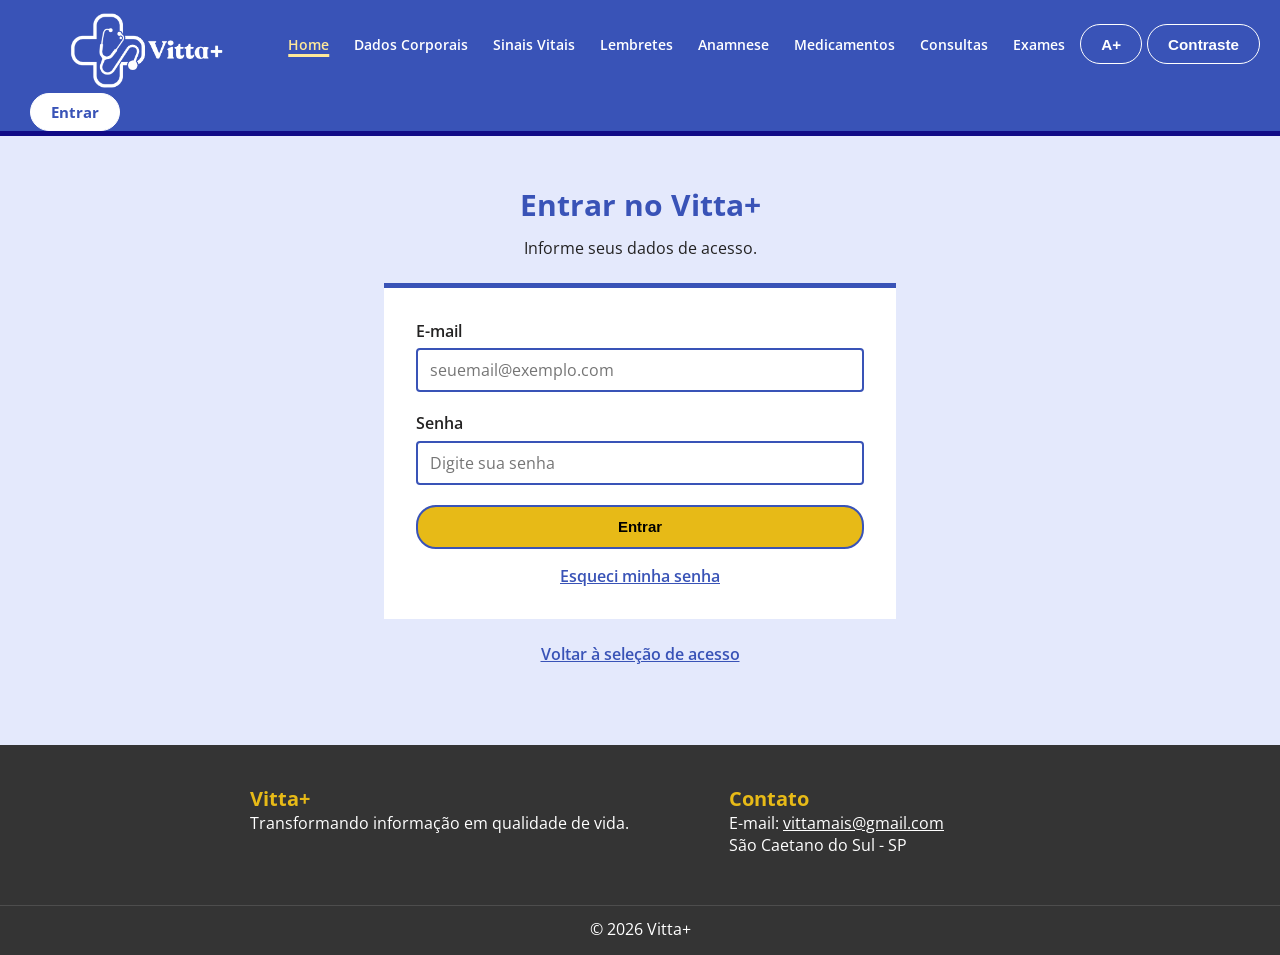
<file: login.html>
<!DOCTYPE html>
<html lang="pt-br">
<head>
    <meta charset="UTF-8">
    <meta name="viewport" content="width=device-width, initial-scale=1.0">
    <title>Vitta+ | Login</title>
    <link rel="icon" type="image/png" href="img/cruz_com_esteto.png">
    <link rel="stylesheet" href="css/style_index.css">
    <link rel="stylesheet" href="css/style_acessibilidade.css">
    <link rel="stylesheet" href="css/style_login.css">
    <script src="js/acessibilidade.js" defer></script>
    <link rel="preconnect" href="https://fonts.googleapis.com">
    <link rel="preconnect" href="https://fonts.gstatic.com" crossorigin>
    <link href="https://fonts.googleapis.com/css2?family=Open+Sans:wght@400;600;700&display=swap" rel="stylesheet">
</head>
<body>
    <header>
        <div class="menu"><img src="img/logo_vertical_branco.png" alt="Logo Vitta+" class="logo">
            <div class="botao_menu"><a href="index.html" aria-current="page">Home</a></div>
            <div class="botao_menu"><a href="dados_corporais.html">Dados Corporais</a></div>
            <div class="botao_menu"><a href="sinais_vitais.html">Sinais Vitais</a></div>
            <div class="botao_menu"><a href="lembretes.html">Lembretes</a></div>
            <div class="botao_menu"><a href="anamnese.html">Anamnese</a></div>
            <div class="botao_menu"><a href="medicamentos.html">Medicamentos</a></div>
            <div class="botao_menu"><a href="consultas.html">Consultas</a></div>
            <div class="botao_menu"><a href="exames.html">Exames</a></div>
            <div class="botao_acessibilidade"><button type="button" class="botao_acessibilidade__botao"
                    id="botao-fonte"><span class="botao_acessibilidade__texto">A+</span><span class="somente-leitor">
                        aumentar o tamanho da letra. Tamanho atual: normal</span></button></div>
            <div class="botao_acessibilidade"><button type="button" class="botao_acessibilidade__botao"
                    id="botao-contraste" aria-pressed="false">Contraste</button></div>
            <div class="botao_menu_entrar"><a href="entrar.html"><b>Entrar</b></a></div>
        </div>
        <div class="somente-leitor" id="aviso-acessibilidade" role="status" aria-live="polite"></div>
    </header>
    <main id="conteudo-principal">
        <div class="login">
            <h1 class="pagina__titulo">Entrar no Vitta+</h1>
            <p class="pagina__intro">Informe seus dados de acesso.</p>
            <form class="login__formulario" action="#" method="post">
                <div class="login__campo">
                    <label for="email">E-mail</label>
                    <input class="login__entrada" type="email" id="email" name="email" autocomplete="username" placeholder="seuemail@exemplo.com" required>
                </div>
                <div class="login__campo">
                    <label for="senha">Senha</label>
                    <input class="login__entrada" type="password" id="senha" name="senha" autocomplete="current-password" placeholder="Digite sua senha" required>
                </div>
                <button class="login__botao" type="submit"><b>Entrar</b></button>
                <p class="login__ajuda"><a href="#" aria-label="Recuperar senha (funcionalidade ainda não disponível)">Esqueci minha senha</a></p>
            </form>
            <p class="acesso__retorno"><a href="entrar.html">Voltar à seleção de acesso</a></p>
        </div>
    </main>
    <footer>
        <div style="
            background-color: rgb(52, 52, 52);
            height: 210px;">
            <div class="rodape">
                <div>
                    <b>Vitta+</b><br>Transformando informação em qualidade de vida.
                </div>
                <div>
                    <b>Contato</b><br>E-mail: <a href="vittamais@gmail.com" style="color: white;">vittamais@gmail.com</a><br>São Caetano do Sul - SP
                </div>
            </div>
            <div style="
            color: white;
            text-align: center;
            padding-top: 12px;">
                © 2026 Vitta+ 
            </div>
        </div>
    </footer>
</body>
</html>
</file>
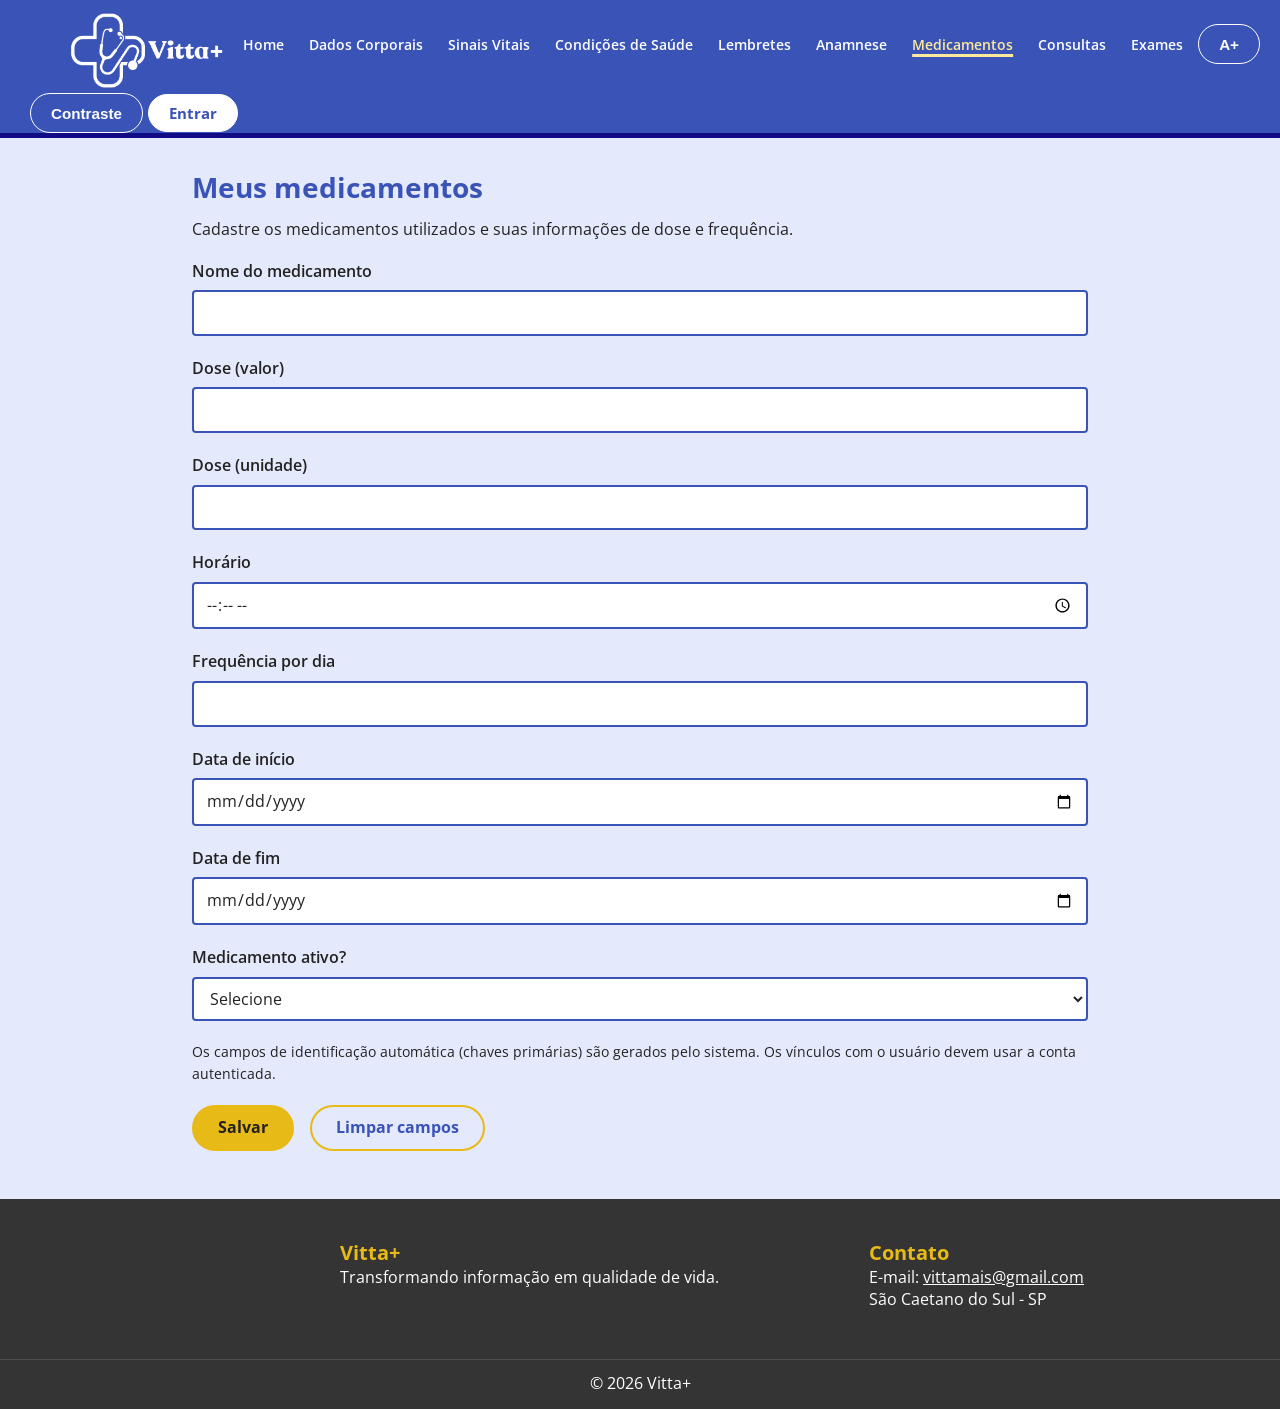
<file: medicamentos.html>
<!DOCTYPE html>
<html lang="pt-br">
<head>
<meta charset="UTF-8"><meta name="viewport" content="width=device-width, initial-scale=1.0">
<title>Vitta+ | Medicamentos</title>
<link rel="icon" type="image/png" href="img/cruz_com_esteto.png">
<link rel="stylesheet" href="css/style_index.css"><link rel="stylesheet" href="css/style_acessibilidade.css">
<link rel="stylesheet" href="css/style_der_forms.css"><script src="js/acessibilidade.js" defer></script>
<link rel="preconnect" href="https://fonts.googleapis.com"><link rel="preconnect" href="https://fonts.gstatic.com" crossorigin>
<link href="https://fonts.googleapis.com/css2?family=Open+Sans:wght@400;600;700&display=swap" rel="stylesheet">
</head><body>
    <header>
        <div class="menu"><img src="img/logo_vertical_branco.png" alt="Logo Vitta+" class="logo">
            <div class="botao_menu"><a href="index.html">Home</a></div>
            <div class="botao_menu"><a href="dados_corporais.html">Dados Corporais</a></div>
            <div class="botao_menu"><a href="sinais_vitais.html">Sinais Vitais</a></div>
            <div class="botao_menu"><a href="condicoes_saude.html">Condições de Saúde</a></div>
            <div class="botao_menu"><a href="lembretes.html">Lembretes</a></div>
            <div class="botao_menu"><a href="anamnese.html">Anamnese</a></div>
            <div class="botao_menu"><a href="medicamentos.html" aria-current="page">Medicamentos</a></div>
            <div class="botao_menu"><a href="consultas.html">Consultas</a></div>
            <div class="botao_menu"><a href="exames.html">Exames</a></div>
            <div class="botao_acessibilidade"><button type="button" class="botao_acessibilidade__botao"
                    id="botao-fonte"><span class="botao_acessibilidade__texto">A+</span><span class="somente-leitor">
                        aumentar o tamanho da letra. Tamanho atual: normal</span></button></div>
            <div class="botao_acessibilidade"><button type="button" class="botao_acessibilidade__botao"
                    id="botao-contraste" aria-pressed="false">Contraste</button></div>
            <div class="botao_menu_entrar"><a href="entrar.html"><b>Entrar</b></a></div>
        </div>
        <div class="somente-leitor" id="aviso-acessibilidade" role="status" aria-live="polite"></div>
    </header>
<main id="conteudo-principal" class="der-pagina"><section class="der-cartao">
<h1>Meus medicamentos</h1><p class="der-intro">Cadastre os medicamentos utilizados e suas informações de dose e frequência.</p><form class="der-form" action="#" method="post">
<div class="der-campo"><label for="nome-medicamento">Nome do medicamento</label><input id="nome-medicamento" name="nome_medicamento" type="text" required></div><div class="der-campo"><label for="dose-valor">Dose (valor)</label><input id="dose-valor" name="dose_valor" type="text" required></div><div class="der-campo"><label for="dose-unidade">Dose (unidade)</label><input id="dose-unidade" name="dose_unidade" type="number" required step="0.01"></div><div class="der-campo"><label for="horario">Horário</label><input id="horario" name="horario" type="time" required></div><div class="der-campo"><label for="frequencia-dia">Frequência por dia</label><input id="frequencia-dia" name="frequencia_dia" type="number" required></div><div class="der-campo"><label for="data-inicio">Data de início</label><input id="data-inicio" name="data_inicio" type="date" required></div><div class="der-campo"><label for="data-fim">Data de fim</label><input id="data-fim" name="data_fim" type="date"></div><div class="der-campo"><label for="ativo">Medicamento ativo?</label><select id="ativo" name="ativo"><option value="">Selecione</option><option value="true">Sim</option><option value="false">Não</option></select></div>
<p class="der-nota">Os campos de identificação automática (chaves primárias) são gerados pelo sistema. Os vínculos com o usuário devem usar a conta autenticada.</p>
<div class="der-acoes"><button type="submit">Salvar</button><button type="reset">Limpar campos</button></div>
</form>
</section></main>
    <footer>
        <div style="
            background-color: rgb(52, 52, 52);
            height: 210px;">
            <div class="rodape">
                <div>
                    <b>Vitta+</b><br>Transformando informação em qualidade de vida.
                </div>
                <div>
                    <b>Contato</b><br>E-mail: <a href="vittamais@gmail.com" style="color: white;">vittamais@gmail.com</a><br>São Caetano do Sul - SP
                </div>
            </div>
            <div style="
            color: white;
            text-align: center;
            padding-top: 12px;">
                © 2026 Vitta+ 
            </div>
        </div>
    </footer>
</body>
</html>
</file>
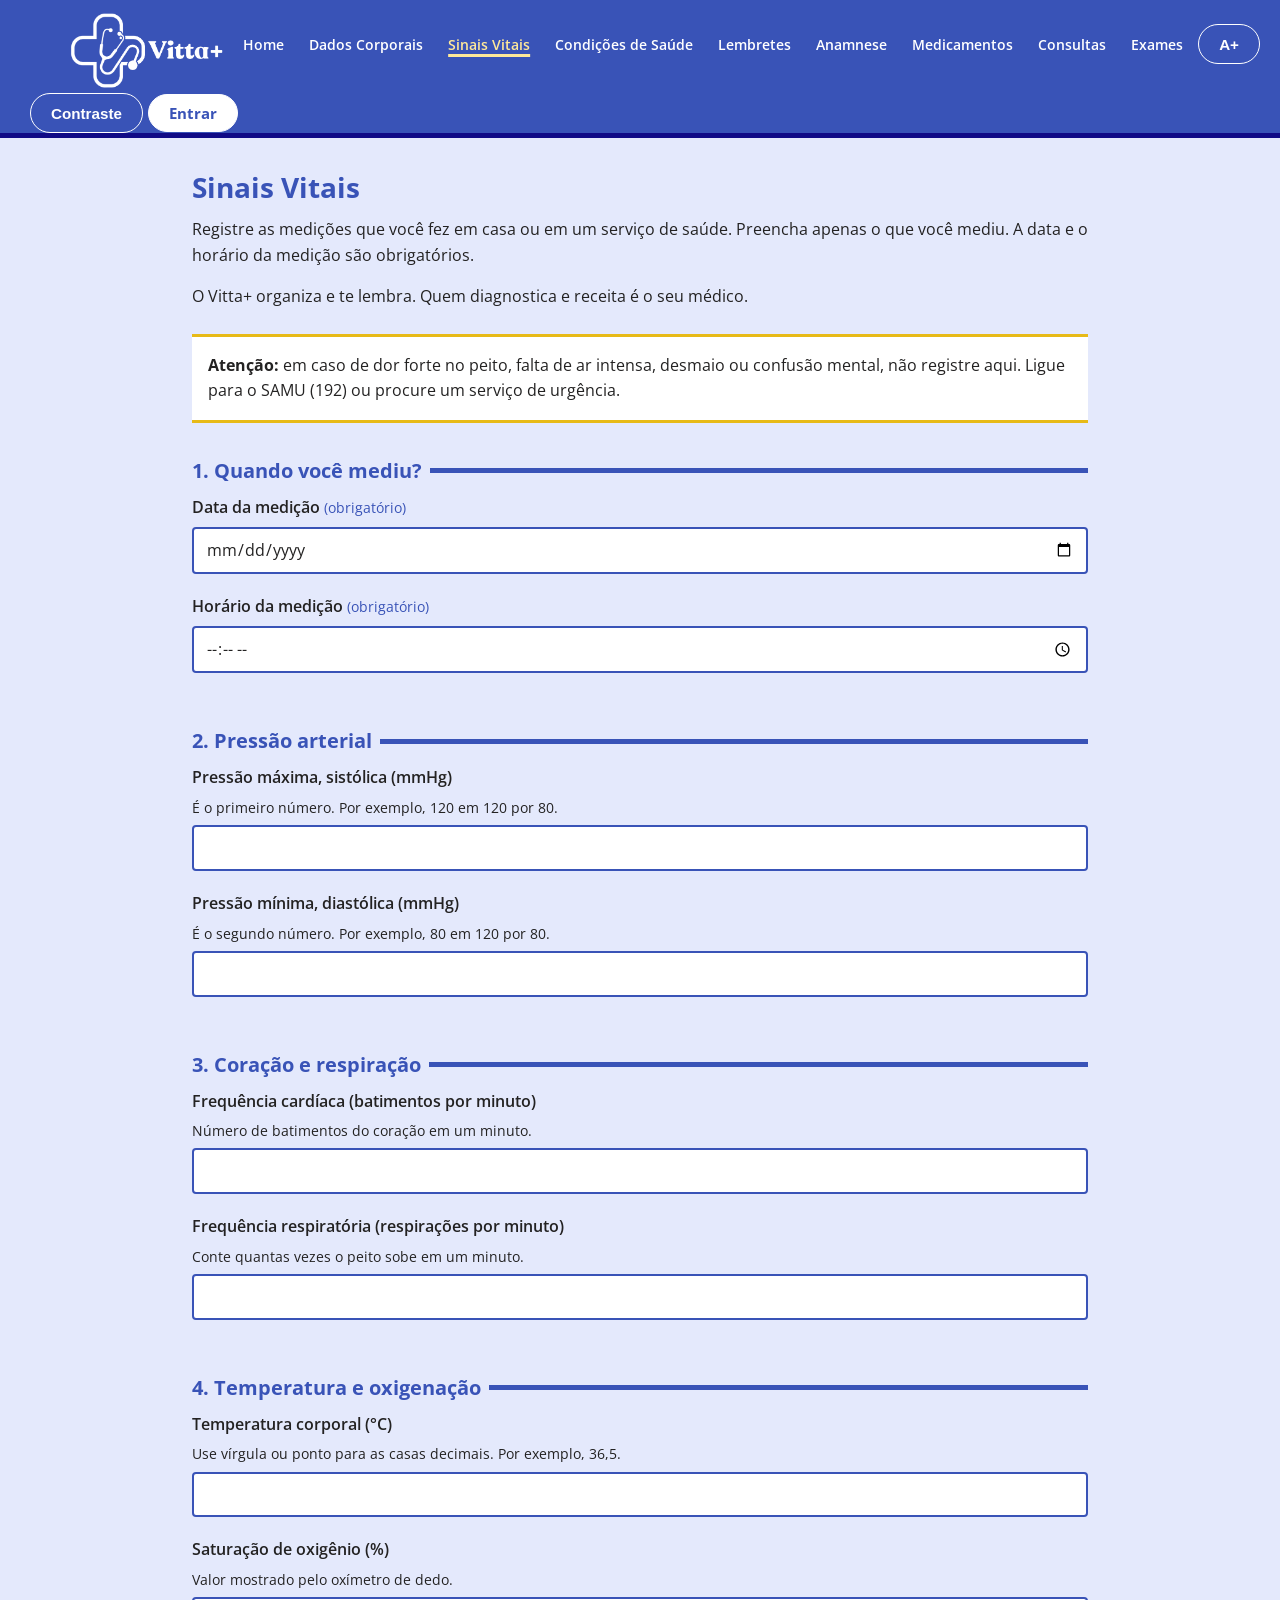
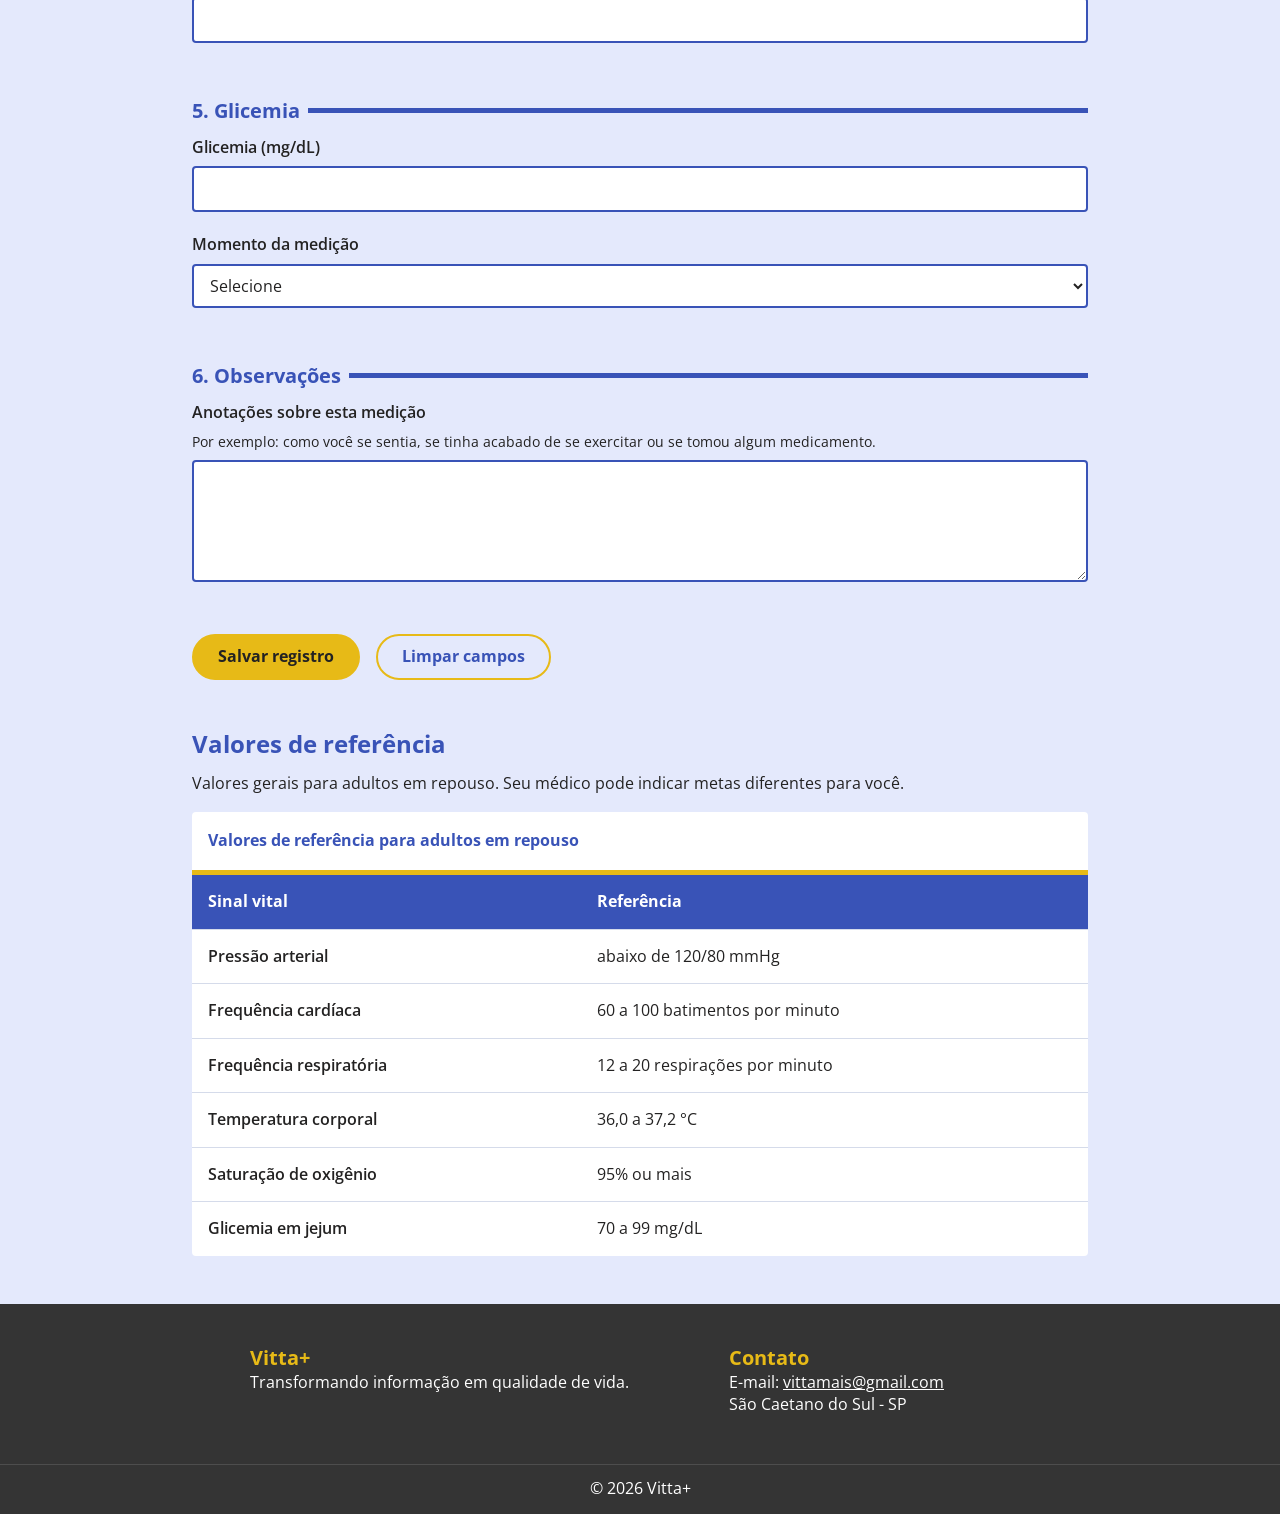
<file: sinais_vitais.html>
<!DOCTYPE html>
<html lang="pt-br">
<head>
    <meta charset="UTF-8">
    <meta name="viewport" content="width=device-width, initial-scale=1.0">
    <title>Vitta+ | Home</title>
    <link rel="icon" type="image/png" href="img/cruz_com_esteto.png">
    <link rel="stylesheet" href="css/style_index.css">
    <link rel="stylesheet" href="css/style_acessibilidade.css">
    <link rel="stylesheet" href="css/style_sinais_vitais.css">
    <script src="js/acessibilidade.js" defer></script>
    <link rel="icon" type="image/png" href="img/globo.png">
    <link rel="preconnect" href="https://fonts.googleapis.com">
    <link rel="preconnect" href="https://fonts.gstatic.com" crossorigin>
    <link href="https://fonts.googleapis.com/css2?family=Open+Sans:wght@400;600;700&display=swap" rel="stylesheet">
</head>
<body>
    <header>
        <div class="menu"><img src="img/logo_vertical_branco.png" alt="Logo Vitta+" class="logo">
            <div class="botao_menu"><a href="index.html">Home</a></div>
            <div class="botao_menu"><a href="dados_corporais.html">Dados Corporais</a></div>
            <div class="botao_menu"><a href="sinais_vitais.html" aria-current="page">Sinais Vitais</a></div>
            <div class="botao_menu"><a href="condicoes_saude.html">Condições de Saúde</a></div>
            <div class="botao_menu"><a href="lembretes.html">Lembretes</a></div>
            <div class="botao_menu"><a href="anamnese.html">Anamnese</a></div>
            <div class="botao_menu"><a href="medicamentos.html">Medicamentos</a></div>
            <div class="botao_menu"><a href="consultas.html">Consultas</a></div>
            <div class="botao_menu"><a href="exames.html">Exames</a></div>
            <div class="botao_acessibilidade"><button type="button" class="botao_acessibilidade__botao"
                    id="botao-fonte"><span class="botao_acessibilidade__texto">A+</span><span class="somente-leitor">
                        aumentar o tamanho da letra. Tamanho atual: normal</span></button></div>
            <div class="botao_acessibilidade"><button type="button" class="botao_acessibilidade__botao"
                    id="botao-contraste" aria-pressed="false">Contraste</button></div>
            <div class="botao_menu_entrar"><a href="entrar.html"><b>Entrar</b></a></div>
        </div>
        <div class="somente-leitor" id="aviso-acessibilidade" role="status" aria-live="polite"></div>
    </header>
    <main id="conteudo-principal">
        <div class="sinais">
            <h1 class="sinais__titulo">Sinais Vitais</h1>
            <p class="sinais__intro">Registre as medições que você fez em casa ou em um serviço de saúde. Preencha apenas o que você mediu. A data e o horário da medição são obrigatórios.</p>
            <p class="sinais__intro">O Vitta+ organiza e te lembra. Quem diagnostica e receita é o seu médico.</p>
            <p class="sinais__aviso"><strong>Atenção:</strong> em caso de dor forte no peito, falta de ar intensa, desmaio ou confusão mental, não registre aqui. Ligue para o SAMU (192) ou procure um serviço de urgência.</p>

            <form action="#" method="post">

                <fieldset class="sinais__bloco" id="data-hora">
                    <legend class="sinais__legenda">1. Quando você mediu?</legend>
                    <div class="sinais__linha">
                        <div class="sinais__campo">
                            <label class="sinais__rotulo" for="data-medicao">Data da medição <span class="sinais__obrigatorio">(obrigatório)</span></label>
                            <input class="sinais__entrada" type="date" id="data-medicao" name="data_medicao" required>
                        </div>
                        <div class="sinais__campo">
                            <label class="sinais__rotulo" for="hora-medicao">Horário da medição <span class="sinais__obrigatorio">(obrigatório)</span></label>
                            <input class="sinais__entrada" type="time" id="hora-medicao" name="hora_medicao" required>
                        </div>
                    </div>
                </fieldset>

                <fieldset class="sinais__bloco" id="pressao-arterial">
                    <legend class="sinais__legenda">2. Pressão arterial</legend>
                    <div class="sinais__linha">
                        <div class="sinais__campo">
                            <label class="sinais__rotulo" for="pressao-sistolica">Pressão máxima, sistólica (mmHg)</label>
                            <p class="sinais__dica" id="pressao-sistolica-dica">É o primeiro número. Por exemplo, 120 em 120 por 80.</p>
                            <input class="sinais__entrada" type="number" id="pressao-sistolica" name="pressao_sistolica" min="50" max="260" step="1" inputmode="numeric" aria-describedby="pressao-sistolica-dica">
                        </div>
                        <div class="sinais__campo">
                            <label class="sinais__rotulo" for="pressao-diastolica">Pressão mínima, diastólica (mmHg)</label>
                            <p class="sinais__dica" id="pressao-diastolica-dica">É o segundo número. Por exemplo, 80 em 120 por 80.</p>
                            <input class="sinais__entrada" type="number" id="pressao-diastolica" name="pressao_diastolica" min="30" max="160" step="1" inputmode="numeric" aria-describedby="pressao-diastolica-dica">
                        </div>
                    </div>
                </fieldset>

                <fieldset class="sinais__bloco" id="coracao-respiracao">
                    <legend class="sinais__legenda">3. Coração e respiração</legend>
                    <div class="sinais__linha">
                        <div class="sinais__campo">
                            <label class="sinais__rotulo" for="frequencia-cardiaca">Frequência cardíaca (batimentos por minuto)</label>
                            <p class="sinais__dica" id="frequencia-cardiaca-dica">Número de batimentos do coração em um minuto.</p>
                            <input class="sinais__entrada" type="number" id="frequencia-cardiaca" name="frequencia_cardiaca" min="20" max="250" step="1" inputmode="numeric" aria-describedby="frequencia-cardiaca-dica">
                        </div>
                        <div class="sinais__campo">
                            <label class="sinais__rotulo" for="frequencia-respiratoria">Frequência respiratória (respirações por minuto)</label>
                            <p class="sinais__dica" id="frequencia-respiratoria-dica">Conte quantas vezes o peito sobe em um minuto.</p>
                            <input class="sinais__entrada" type="number" id="frequencia-respiratoria" name="frequencia_respiratoria" min="5" max="60" step="1" inputmode="numeric" aria-describedby="frequencia-respiratoria-dica">
                        </div>
                    </div>
                </fieldset>

                <fieldset class="sinais__bloco" id="temperatura-oxigenacao">
                    <legend class="sinais__legenda">4. Temperatura e oxigenação</legend>
                    <div class="sinais__linha">
                        <div class="sinais__campo">
                            <label class="sinais__rotulo" for="temperatura">Temperatura corporal (°C)</label>
                            <p class="sinais__dica" id="temperatura-dica">Use vírgula ou ponto para as casas decimais. Por exemplo, 36,5.</p>
                            <input class="sinais__entrada" type="number" id="temperatura" name="temperatura" min="30" max="45" step="0.1" inputmode="decimal" aria-describedby="temperatura-dica">
                        </div>
                        <div class="sinais__campo">
                            <label class="sinais__rotulo" for="saturacao">Saturação de oxigênio (%)</label>
                            <p class="sinais__dica" id="saturacao-dica">Valor mostrado pelo oxímetro de dedo.</p>
                            <input class="sinais__entrada" type="number" id="saturacao" name="saturacao" min="50" max="100" step="1" inputmode="numeric" aria-describedby="saturacao-dica">
                        </div>
                    </div>
                </fieldset>

                <fieldset class="sinais__bloco" id="glicemia">
                    <legend class="sinais__legenda">5. Glicemia</legend>
                    <div class="sinais__linha">
                        <div class="sinais__campo">
                            <label class="sinais__rotulo" for="glicemia-valor">Glicemia (mg/dL)</label>
                            <input class="sinais__entrada" type="number" id="glicemia-valor" name="glicemia_valor" min="20" max="600" step="1" inputmode="numeric">
                        </div>
                        <div class="sinais__campo">
                            <label class="sinais__rotulo" for="glicemia-momento">Momento da medição</label>
                            <select class="sinais__entrada" id="glicemia-momento" name="glicemia_momento">
                                <option value="">Selecione</option>
                                <option value="jejum">Em jejum</option>
                                <option value="antes-refeicao">Antes de uma refeição</option>
                                <option value="depois-refeicao">Depois de uma refeição</option>
                                <option value="aleatorio">Em outro momento</option>
                            </select>
                        </div>
                    </div>
                </fieldset>

                <fieldset class="sinais__bloco" id="observacoes">
                    <legend class="sinais__legenda">6. Observações</legend>
                    <div class="sinais__campo">
                        <label class="sinais__rotulo" for="observacoes-texto">Anotações sobre esta medição</label>
                        <p class="sinais__dica" id="observacoes-dica">Por exemplo: como você se sentia, se tinha acabado de se exercitar ou se tomou algum medicamento.</p>
                        <textarea class="sinais__entrada sinais__entrada--area" id="observacoes-texto" name="observacoes" rows="4" aria-describedby="observacoes-dica"></textarea>
                    </div>
                </fieldset>

                <div class="sinais__acoes">
                    <button class="sinais__botao sinais__botao--principal" type="submit">Salvar registro</button>
                    <button class="sinais__botao sinais__botao--secundario" type="reset">Limpar campos</button>
                </div>
            </form>

            <section class="sinais__referencia" aria-labelledby="referencia-titulo">
                <h2 class="sinais__subtitulo" id="referencia-titulo">Valores de referência</h2>
                <p class="sinais__intro">Valores gerais para adultos em repouso. Seu médico pode indicar metas diferentes para você.</p>
                <div class="sinais__rolagem" role="region" aria-label="Tabela de valores de referência" tabindex="0">
                    <table class="sinais__tabela">
                        <caption class="sinais__legenda-tabela">Valores de referência para adultos em repouso</caption>
                        <thead>
                            <tr>
                                <th scope="col">Sinal vital</th>
                                <th scope="col">Referência</th>
                            </tr>
                        </thead>
                        <tbody>
                            <tr>
                                <th scope="row">Pressão arterial</th>
                                <td>abaixo de 120/80 mmHg</td>
                            </tr>
                            <tr>
                                <th scope="row">Frequência cardíaca</th>
                                <td>60 a 100 batimentos por minuto</td>
                            </tr>
                            <tr>
                                <th scope="row">Frequência respiratória</th>
                                <td>12 a 20 respirações por minuto</td>
                            </tr>
                            <tr>
                                <th scope="row">Temperatura corporal</th>
                                <td>36,0 a 37,2 °C</td>
                            </tr>
                            <tr>
                                <th scope="row">Saturação de oxigênio</th>
                                <td>95% ou mais</td>
                            </tr>
                            <tr>
                                <th scope="row">Glicemia em jejum</th>
                                <td>70 a 99 mg/dL</td>
                            </tr>
                        </tbody>
                    </table>
                </div>
            </section>
        </div>
    </main>
    <footer>
        <div style="
            background-color: rgb(52, 52, 52);
            height: 210px;">
            <div class="rodape">
                <div>
                    <b>Vitta+</b><br>Transformando informação em qualidade de vida.
                </div>
                <div>
                    <b>Contato</b><br>E-mail: <a href="vittamais@gmail.com" style="color: white;">vittamais@gmail.com</a><br>São Caetano do Sul - SP
                </div>
            </div>
            <div style="
            color: white;
            text-align: center;
            padding-top: 12px;">
                © 2026 Vitta+ 
            </div>
        </div>
    </footer>
</body>
</html>
</file>
<file: css/style_index.css>
:root {
  --azul-p: #3953b7;
  --amarelo-p: #e7ba17;
  --texto-branco: #ffffff;
  --azul-menu: #3953b7;
  --texto-escuro: rgb(35, 34, 34);
  --texto-claro: rgb(228, 233, 252);
  --texto-sobre-amarelo: rgb(35, 34, 34);
}


body{
    /*background-color: #ffebc9;*/
    padding: 0;
    margin: 0;
    font-family: "Open Sans", Arial, sans-serif;
    
}



/*Menu*/
.menu{
    height: 100px;
    width: auto;
    display: flex;  
    gap: 5px;
    background-color: var(--azul-menu);
    border-bottom: 5px solid #110b86;
    margin: 0;
    padding-left: 30px;
    padding-right: 20px;
}

.botao_menu{
    margin-top: auto;
    margin-bottom: auto;
    padding: 10px;
    color: var(--texto-branco);
    font-size: 90%;
    font-weight: 600;
    width: auto;
    text-align: center;
}

.botao_menu:hover{
    transition: 0.4s;
    transform: scale(1.06);
    color: #ffe99a;
}

.botao_menu_entrar{
    margin-top: auto;
    margin-bottom: auto;
    padding: 8px 20px;
    border-radius: 1000px;
    border: 1px solid var(--texto-branco);
    font-size: 95%;
    font-weight: 600;
    color: var(--azul-menu);
    background-color: var(--texto-branco);
}

.botao_menu_entrar:hover{
    transition: 0.4s;
    transform: scale(1.06);
}

.menu a{
    text-decoration: none;
    color: inherit;
}

.menu a[aria-current="page"] {
  color: #ffe99a;
  text-decoration: underline;
  text-decoration-thickness: 3px;
  text-underline-offset: 4px;
}

.logo{
    width: auto;
    height: 75px;
    margin-left: 40px;
    margin-top: 13px;
    margin-right: 480px;
}



/*Main*/
.apresentacao{
    display: flex;
    background-color: rgb(228, 233, 252);
}

.apresentacao img{
    margin: 70px auto 20px 110px;
    width: auto;
    height: 250px;
}

.frases{
    margin-bottom: auto;
    margin-top: 0;
    margin-right: 30px;
    margin-left: 200px;
    padding-top: 30px;
    padding-bottom: 60px;
}

.frases h1{
    margin-bottom: 10px;
    font-size: 40px;
    color: var(--azul-p);
}

.frases p{
    font-size: 18px;
    color: var(--texto-escuro);
}

.botao_voluntario{
    margin-top: auto;
    margin-bottom: auto;
    padding: 10px;
    border-radius: 100px;
    font-size: 100%;
    font-weight: 600;
    background-color: #141D93;
    height: 25px;
    width: 200px;
    text-align: center;
    color: white;
    border: 1px solid #141D93;
}

.botao_voluntario a{
    color: inherit;
    text-decoration: none;
}

.botao_voluntario:hover{
    background-color: #FFF7F0;
    color: #141D93;
    border: 1px solid #141D93;
}

main{
    background-color: var(--azul-menu);
}

.resumo{
    display: flex;
    justify-content: center;
    gap: 50px;
    max-width: 1300px;
    width: 90%;
    margin: 0 auto;
    min-height: 150px;
    padding: 25px 40px;
}

.dados{
    border-top: 5px solid var(--texto-branco);
    flex: 1; 
    max-width: 350px;
    padding-top: 10px;
}


.dados p{
    margin: 0;
}

.num_dado{
    color: var(--texto-branco);
    font-size: 20px;
    font-weight: bold;
    padding-top: 7px;
    padding-bottom: 4px;
}

.frase_dado{
    color: var(--texto-claro);
    font-size: 14px;
}




/*Footer*/
.rodape{
    border-bottom: 0.5px solid rgb(77, 77, 77);
    height: 120px;
    color: white;
    display: flex;
    padding-top: 40px;
    padding-left: 340px;
    gap: 150px;
}

.rodape b{
    color: var(--amarelo-p);
    font-size: 20px;
}

.pq_existe{
    margin-top: 20px;
    margin-left: 200px;
    margin-bottom: 30px;
}

.pq_existe p{
    margin: 0;
}


/*RESPONSIVIDADE*/

/* Tablets e notebooks menores */
@media (max-width: 1200px) {

    .menu {
        gap: 10px;
        padding: 10px 20px;
        height: auto;
        min-height: 90px;
        flex-wrap: wrap;
        justify-content: center;
        align-items: center;
    }

    .logo {
        height: 65px;
        margin: 0 30px 0 0;
    }

    .botao_menu {
        font-size: 85%;
        padding: 8px;
    }

    .apresentacao img {
        margin: 60px auto 30px 60px;
        height: 220px;
    }

    .frases {
        margin-left: 80px;
    }

    .frases h1 {
        font-size: 34px;
    }

    .frases p {
        font-size: 16px;
    }

    .rodape {
        padding-left: 15%;
        gap: 100px;
    }
}


/* Tablets */
@media (max-width: 768px) {

    /* Menu */
    .menu {
        height: auto;
        padding: 15px;
        gap: 8px;
        justify-content: center;
        margin-left: 0;
    }

    .logo {
        height: 60px;
        margin: 0;
        width: auto;
    }

    .botao_menu {
        font-size: 13px;
        padding: 8px 6px;
    }

    .botao_menu_entrar {
        padding: 8px 15px;
        font-size: 13px;
    }

    /* Apresentação */
    .apresentacao {
        flex-direction: column-reverse;
        align-items: center;
        text-align: center;
        padding: 30px 20px;
    }

    .apresentacao img {
        height: 180px;
        width: auto;
        margin: 10px auto 20px;
    }

    .frases {
        margin: 0;
        padding: 0 10px 20px;
    }

    .frases h1 {
        font-size: 30px;
    }

    .frases h1 br,
    .frases p br {
        display: none;
    }

    .frases p {
        font-size: 15px;
        line-height: 1.7;
    }

    /* Cards */
    .resumo {
        flex-wrap: wrap;
        gap: 25px;
        width: 85%;
        padding: 30px 0;
    }

    .dados {
        flex: 1 1 40%;
        max-width: none;
        padding: 15px 5px;
    }

    .num_dado {
        font-size: 18px;
    }

    .frase_dado {
        font-size: 14px;
        line-height: 1.6;
    }

    /* Rodapé */
    .rodape {
        height: auto;
        padding: 30px 20px;
        justify-content: center;
        gap: 50px;
        flex-wrap: wrap;
        font-size: 14px;
    }

    .rodape b {
        font-size: 18px;
    }

    .pq_existe {
        margin: 20px;
    }
}

/* Celulares */
@media (max-width: 480px) {

    /* Menu */
    .menu {
        padding: 12px 10px;
        gap: 5px;
        justify-content: center;
        margin-left: 0;
    }

    .logo {
        height: 55px;
        width: auto;
        margin: 0 auto 10px;
        display: block;
    }

    .botao_menu {
        font-size: 11px;
        padding: 7px 5px;
    }

    .botao_menu_entrar {
        font-size: 12px;
        padding: 7px 12px;
    }

    /* Botões de acessibilidade */
    .botao_acessibilidade__botao {
        font-size: 11px;
        padding: 6px;
    }

    /* Apresentação */
    .apresentacao {
        padding: 25px 15px;
    }

    .apresentacao img {
        height: 140px;
        margin: 5px auto 20px;
    }

    .frases {
        padding: 0 5px 15px;
    }

    .frases h1 {
        font-size: 24px;
        line-height: 1.35;
    }

    .frases p {
        font-size: 14px;
        line-height: 1.6;
    }

    /* Cards */
    .resumo {
        flex-direction: column;
        width: 85%;
        gap: 20px;
        padding: 25px 0;
    }

    .dados {
        flex: none;
        width: 100%;
        box-sizing: border-box;
        padding: 12px 5px;
    }

    .num_dado {
        font-size: 17px;
    }

    .frase_dado {
        font-size: 13px;
    }

    /* Rodapé */
    footer > div {
        height: auto !important;
        min-height: 210px;
        padding-bottom: 15px;
    }

    .rodape {
        flex-direction: column;
        align-items: center;
        text-align: center;
        gap: 25px;
        padding: 30px 15px 20px;
        font-size: 13px;
    }

    .rodape b {
        font-size: 18px;
    }
}
</file>
<file: css/style_acessibilidade.css>
/* ==========================================================
   Acessibilidade: tamanho da letra e alto contraste
   Carregado depois do CSS de cada página. Sem cor nova:
   usa as variáveis de style_index.css e as palavras black e white.
   ========================================================== */

/* Texto visível só para leitores de tela */
.somente-leitor {
  position: absolute;
  width: 1px;
  height: 1px;
  margin: -1px;
  padding: 0;
  overflow: hidden;
  clip: rect(0, 0, 0, 0);
  white-space: nowrap;
  border: 0;
}

/* Botões no menu */
.botao_acessibilidade {
  margin-top: auto;
  margin-bottom: auto;
}

.botao_acessibilidade__botao {
  margin-top: auto;
  margin-bottom: auto;
  padding: 8px 20px;
  border-radius: 1000px;
  border: 1px solid var(--texto-branco);
  color: var(--texto-branco);
  font-size: 95%;
  font-weight: 600;
  height: 40px;
  background-color: transparent;
}

.botao_acessibilidade__botao:hover,
.botao_acessibilidade__botao[aria-pressed="true"] {
  background-color: var(--texto-branco);
  color: var(--azul-menu);
  transition: 0.4s;
}

.botao_acessibilidade__botao:focus-visible {
  outline: 3px solid var(--amarelo-p);
  outline-offset: 3px;
}

/* Menu quebra de linha quando faltar espaço (botões novos e letra maior) */
.menu {
  height: auto;
  min-height: 100px;
  flex-wrap: wrap;
}

.logo {
  margin-right: auto;
}

/* Tamanho da letra: js/ecoconecta.js coloca a classe no <html> */
html.fonte-grande {
  --escala-fonte: 1.25;
}

html.fonte-muito-grande {
  --escala-fonte: 1.5;
}

html {
  font-size: calc(100% * var(--escala-fonte, 1));
}

.frases h1 {
  font-size: calc(40px * var(--escala-fonte, 1));
}

.frases p {
  font-size: calc(18px * var(--escala-fonte, 1));
}

.num_dado,
.rodape b {
  font-size: calc(20px * var(--escala-fonte, 1));
}

.frase_dado {
  font-size: calc(14px * var(--escala-fonte, 1));
}

/* Alto contraste: fundo preto, texto branco e destaques em amarelo */
html.alto-contraste {
  --azul-p: black;
  --azul-menu: black;
  --texto-escuro: white;
  --texto-claro: white;
}

html.alto-contraste body,
html.alto-contraste main,
html.alto-contraste .apresentacao {
  background-color: black;
  color: white;
}

html.alto-contraste .menu {
  border-bottom: 5px solid var(--amarelo-p);
}

html.alto-contraste .menu a[aria-current="page"],
html.alto-contraste .botao_menu:hover,
html.alto-contraste .frases h1,
html.alto-contraste [class*="__titulo"],
html.alto-contraste [class*="__subtitulo"],
html.alto-contraste [class*="__legenda"],
html.alto-contraste [class*="__obrigatorio"],
html.alto-contraste [class*="__botao--secundario"] {
  color: var(--amarelo-p);
}

html.alto-contraste .dados {
  border-top-color: var(--amarelo-p);
}

html.alto-contraste main a {
  color: var(--amarelo-p);
}

html.alto-contraste [class*="__entrada"],
html.alto-contraste [class*="__aviso"],
html.alto-contraste [class*="__tabela"] {
  background-color: black;
  color: white;
  border-color: white;
}

html.alto-contraste [class*="__tabela"] th,
html.alto-contraste [class*="__tabela"] td {
  border-color: white;
}

html.alto-contraste [class*="__tabela"] thead th {
  background-color: black;
  color: var(--amarelo-p);
}

html.alto-contraste main a:focus-visible,
html.alto-contraste main button:focus-visible,
html.alto-contraste main input:focus-visible,
html.alto-contraste main select:focus-visible,
html.alto-contraste main textarea:focus-visible {
  outline-color: var(--amarelo-p);
}


/* Alto contraste: o que era branco (cartões, formulários, avisos) vira preto,
   para o texto branco não ficar branco sobre branco */
html.alto-contraste .cartao,
html.alto-contraste .acesso__card,
html.alto-contraste .login__formulario,
html.alto-contraste .lembretes__vazio,
html.alto-contraste .sinais__rolagem,
html.alto-contraste .cadastro {
  background-color: black;
  color: white;
}

html.alto-contraste .cartao,
html.alto-contraste .acesso__card,
html.alto-contraste .login__formulario {
  border-color: white;
}

html.alto-contraste .sinais__rolagem,
html.alto-contraste .cadastro {
  border: 1px solid white;
}

html.alto-contraste .cartao h2,
html.alto-contraste .cartao h3,
html.alto-contraste .cartao__categoria,
html.alto-contraste .acesso__card h2,
html.alto-contraste .cadastro h1 {
  color: var(--amarelo-p);
}

html.alto-contraste .cadastro__intro,
html.alto-contraste .cadastro__aviso {
  color: white;
}

/* Alto contraste: botões amarelos com texto escuro e estados de hover legíveis */
html.alto-contraste main a.acesso__botao,
html.alto-contraste main a.botao_cadastrar,
html.alto-contraste .cadastro__botao,
html.alto-contraste .cadastro__botao:hover {
  background-color: var(--amarelo-p);
  color: var(--texto-sobre-amarelo);
}

html.alto-contraste main a.acesso__botao:hover {
  background-color: transparent;
  color: var(--amarelo-p);
}

html.alto-contraste main a.botao_cadastrar:hover {
  background-color: black;
  color: white;
}

html.alto-contraste .cadastro__botao:hover {
  background-color: white;
}

html.alto-contraste [class*="__botao--principal"]:hover {
  color: var(--amarelo-p);
}

html.alto-contraste [class*="__botao--secundario"]:hover {
  color: var(--texto-sobre-amarelo);
}

/* Alto contraste: linha da tabela em destaque e caixas de seleção */
html.alto-contraste [class*="__tabela"] tbody tr:hover {
  background-color: white;
  color: black;
}

html.alto-contraste main input {
  accent-color: var(--amarelo-p);
}

/* Alto contraste: formulários .der-* (Anamnese, Condições de saúde, Consultas, Exames, Medicamentos).
   Antes: título, campos e botão Limpar ficavam preto sobre preto ou branco sobre branco */
html.alto-contraste .der-pagina,
html.alto-contraste .der-cartao {
  background-color: black;
  color: white;
}

html.alto-contraste .der-cartao h1 {
  color: var(--amarelo-p);
}

html.alto-contraste .der-intro,
html.alto-contraste .der-nota,
html.alto-contraste .der-campo label {
  color: white;
}

html.alto-contraste .der-campo input,
html.alto-contraste .der-campo select,
html.alto-contraste .der-campo textarea {
  background-color: black;
  color: white;
  border-color: white;
}

html.alto-contraste .der-campo select option {
  background-color: black;
  color: white;
}

html.alto-contraste .der-campo input::placeholder,
html.alto-contraste .der-campo textarea::placeholder {
  color: white;
  opacity: 0.8;
}

html.alto-contraste .der-acoes button {
  background-color: var(--amarelo-p);
  color: var(--texto-sobre-amarelo);
  border-color: var(--amarelo-p);
}

html.alto-contraste .der-acoes button:hover {
  background-color: black;
  color: var(--amarelo-p);
}

html.alto-contraste .der-acoes button[type="reset"] {
  background-color: black;
  color: var(--amarelo-p);
}

html.alto-contraste .der-acoes button[type="reset"]:hover {
  background-color: var(--amarelo-p);
  color: var(--texto-sobre-amarelo);
}

html.alto-contraste .der-campo input:focus-visible,
html.alto-contraste .der-campo select:focus-visible,
html.alto-contraste .der-campo textarea:focus-visible,
html.alto-contraste .der-acoes button:focus-visible {
  outline-color: var(--amarelo-p);
}
</file>
<file: css/style_der_forms.css>
/* Formulários novos: mesmos padrões visuais dos formulários originais do Vitta+ */

.der-pagina {
  background-color: rgb(228, 233, 252);
  min-height: 570px;
  color: var(--texto-escuro);
  line-height: 1.6;
}

.der-cartao {
  max-width: 56rem;
  margin: 0 auto;
  padding: 2rem 1rem 3rem;
  color: var(--texto-escuro);
  line-height: 1.6;
}

.der-cartao h1 {
  margin: 0 0 0.75rem;
  font-size: 1.75rem;
  line-height: 1.25;
  color: var(--azul-p);
  text-align: left;
}

.der-intro {
  margin: 0 0 1rem;
  color: var(--texto-escuro);
  text-align: left;
}

.der-form {
  display: block;
}

.der-campo {
  display: flex;
  flex-direction: column;
  gap: 0.375rem;
  margin: 0 0 1.25rem;
  min-width: 0;
}

.der-campo label {
  font-weight: 600;
  color: var(--texto-escuro);
}

.der-campo input,
.der-campo select,
.der-campo textarea {
  box-sizing: border-box;
  width: 100%;
  min-height: 2.75rem;
  padding: 0.5rem 0.75rem;
  border: 2px solid var(--azul-p);
  border-radius: 0.25rem;
  background-color: white;
  color: var(--texto-escuro);
  font: inherit;
}

.der-campo textarea {
  min-height: 6rem;
  resize: vertical;
}

.der-nota {
  margin: 0 0 1.25rem;
  color: var(--texto-escuro);
  font-size: 0.875rem;
}

.der-acoes {
  display: flex;
  flex-wrap: wrap;
  gap: 1rem;
}

.der-acoes button {
  min-height: 2.75rem;
  padding: 0.5rem 1.5rem;
  border: 2px solid var(--amarelo-p);
  border-radius: 1000px;
  font: inherit;
  font-weight: 700;
  cursor: pointer;
  background-color: var(--amarelo-p);
  color: var(--texto-sobre-amarelo);
}

.der-acoes button:hover {
  background-color: transparent;
  color: var(--azul-p);
}

.der-acoes button[type="reset"] {
  background-color: transparent;
  color: var(--azul-p);
}

.der-acoes button[type="reset"]:hover {
  background-color: var(--amarelo-p);
  color: var(--texto-sobre-amarelo);
}

.der-campo input:focus-visible,
.der-campo select:focus-visible,
.der-campo textarea:focus-visible,
.der-acoes button:focus-visible {
  outline: 3px solid var(--amarelo-p);
  outline-offset: 3px;
}

@media (max-width: 39.99rem) {
  .der-cartao h1 { font-size: 1.5rem; }
  .der-acoes button { width: 100%; }
}
</file>
<file: css/style_dados_corporais.css>
/* ==========================================================
   Anamnese
   Carregado depois de style_index.css; herda fonte (Open Sans) e cores das variáveis dele.
   ========================================================== */
/* Foco visível em todos os controles */
a:focus-visible,
button:focus-visible,
input:focus-visible,
select:focus-visible,
textarea:focus-visible {
  outline: 3px solid var(--amarelo-p);
  outline-offset: 3px;
}

main a:focus-visible,
main button:focus-visible,
main input:focus-visible,
main select:focus-visible,
main textarea:focus-visible {
  outline-color: var(--azul-p);
}

/* Link "Pular para o conteúdo principal" */
.pular-link {
  position: absolute;
  top: 0;
  left: 0;
  z-index: 10;
  padding: 0.75rem 1rem;
  background-color: var(--amarelo-p);
  color: var(--texto-sobre-amarelo);
  font-weight: 700;
  transform: translateY(-120%);
}

.pular-link:focus {
  transform: translateY(0);
}

.pular-link:focus-visible {
  outline: 3px solid var(--azul-menu);
  outline-offset: -6px;
}

/* Rodapé sem estilo inline */
.rodape__fundo {
  background-color: rgb(52, 52, 52);
}

.rodape {
  height: auto;
  flex-wrap: wrap;
  gap: 1.5rem;
  padding: 2rem 1rem 1.5rem;
}

.rodape a {
  color: white;
}

.rodape__copyright {
  padding: 0.75rem 1rem 1rem;
  color: white;
  text-align: center;
}

/* Conteúdo */
main {
  background-color: rgb(228, 233, 252);
}

.anamnese {
  max-width: 56rem;
  margin: 0 auto;
  padding: 2rem 1rem 3rem;
  color: var(--texto-escuro);
  line-height: 1.6;
}

.anamnese__titulo {
  margin: 0 0 0.75rem;
  font-size: 1.75rem;
  line-height: 1.25;
  color: var(--azul-p);
}

.anamnese__intro {
  margin: 0 0 1rem;
}

.anamnese__bloco {
  min-width: 0;
  margin: 0 0 2rem;
  padding: 0.5rem 0 0;
  border: 0;
  border-top: 5px solid var(--azul-p);
}

.anamnese__legenda {
  padding: 0 0.5rem 0 0;
  font-size: 1.25rem;
  font-weight: 700;
  color: var(--azul-p);
}

.anamnese__campo {
  display: flex;
  flex-direction: column;
  gap: 0.375rem;
  margin: 0 0 1.25rem;
}

.anamnese__rotulo,
.anamnese__grupo-legenda {
  font-weight: 600;
  color: var(--texto-escuro);
}

.anamnese__obrigatorio {
  font-size: 0.875rem;
  font-weight: 400;
  color: var(--azul-p);
}

.anamnese__dica {
  margin: 0;
  font-size: 0.875rem;
  color: var(--texto-escuro);
}

.anamnese__entrada {
  box-sizing: border-box;
  width: 100%;
  min-height: 2.75rem;
  padding: 0.5rem 0.75rem;
  border: 2px solid var(--azul-p);
  border-radius: 0.25rem;
  background-color: white;
  color: var(--texto-escuro);
  font: inherit;
}

.anamnese__entrada--area {
  min-height: 6rem;
  resize: vertical;
}

.anamnese__grupo {
  min-width: 0;
  margin: 0 0 1.25rem;
  padding: 0;
  border: 0;
}

.anamnese__grupo-legenda {
  margin-bottom: 0.5rem;
  padding: 0;
}

.anamnese__opcoes {
  display: grid;
  gap: 0.25rem;
}

.anamnese__opcao {
  display: flex;
  align-items: center;
  gap: 0.75rem;
  min-height: 2.75rem;
  color: var(--texto-escuro);
}

.anamnese__opcao input {
  flex: none;
  width: 1.5rem;
  height: 1.5rem;
  margin: 0;
  accent-color: var(--azul-p);
}

.anamnese__linha {
  display: grid;
  gap: 0 1rem;
}

.anamnese__acoes {
  display: flex;
  flex-wrap: wrap;
  gap: 1rem;
}

.anamnese__botao {
  min-height: 2.75rem;
  padding: 0.5rem 1.5rem;
  border: 2px solid var(--amarelo-p);
  border-radius: 1000px;
  font: inherit;
  font-weight: 700;
  cursor: pointer;
}

.anamnese__botao--principal {
  background-color: var(--amarelo-p);
  color: var(--texto-sobre-amarelo);
}

.anamnese__botao--principal:hover {
  background-color: transparent;
  color: var(--azul-p);
}

.anamnese__botao--secundario {
  background-color: transparent;
  color: var(--azul-p);
}

.anamnese__botao--secundario:hover {
  background-color: var(--amarelo-p);
  color: var(--texto-sobre-amarelo);
}

@media (min-width: 40rem) {
  .anamnese__opcoes,
  .anamnese__linha {
    grid-template-columns: 1fr 1fr;
  }
}

@media (min-width: 60rem) {
  .rodape__fundo {
    min-height: 210px;
  }

  .rodape {
    height: 120px;
    flex-wrap: nowrap;
    gap: 100px;
    padding: 40px 0 0 250px;
  }
}

@media (prefers-reduced-motion: reduce) {
  .botao_menu:hover,
  .botao_menu_entrar:hover {
    transition: none;
    transform: none;
  }
}
</file>
<file: css/style_entrar.css>
main {
    background-color: rgb(228, 233, 252);
}

.acesso {
    max-width: 58rem;
    margin: 0 auto;
    padding: 3rem 1rem 4rem;
    color: var(--texto-escuro);
    text-align: center;
}

.pagina__titulo {
    margin: 0 0 .75rem;
    color: var(--azul-p);
    font-size: 1.85rem;
}

.pagina__intro {
    margin: 0 0 2rem;
}

.acesso__opcoes {
    display: grid;
    grid-template-columns: repeat(2, minmax(0, 1fr));
    gap: 1.5rem;
    text-align: left;
}

.acesso__card {
    padding: 2rem;
    border-top: 5px solid var(--azul-p);
    background: white;
}

.acesso__icone {
    font-size: 2.5rem;
}

.acesso__card h2 {
    color: var(--azul-p);
}

.acesso__botao,
.login__botao {
    display: inline-block;
    margin-top: 1rem;
    padding: .75rem 1.5rem;
    border: 2px solid var(--amarelo-p);
    border-radius: 1000px;
    background: var(--amarelo-p);
    color: var(--texto-sobre-amarelo);
    font: inherit;
    font-weight: 700;
    text-align: center;
    text-decoration: none;
    cursor: pointer;
}

.acesso__botao:hover,
.login__botao:hover {
    background: transparent;
    color: var(--azul-p);
}

.botao_cadastrar{
    display: inline-block;
    margin-top: 1rem;
    padding: .75rem 1.5rem;
    border: 2px solid var(--amarelo-p);
    border-radius: 1000px;
    background: var(--amarelo-p);
    color: var(--texto-sobre-amarelo);
    font: inherit;
    font-weight: 700;
    text-align: center;
    text-decoration: none;
    cursor: pointer;
}

.botao_cadastrar:hover{
    background-color: var(--azul-p);
    color: white;
    border: 2px solid var(--azul-p);
    transition: 0.3s;
}

.acesso__retorno {
    margin-top: 2rem;
}

.acesso__retorno a {
    color: var(--azul-p);
    font-weight: 600;
}

.rodape__fundo {
    background-color: rgb(52, 52, 52);
}

.rodape {
    height: auto;
    flex-wrap: wrap;
    gap: 1.5rem;
    padding: 2rem 1rem 1.5rem;
    color: white;
}

.rodape a {
    color: white;
}

.rodape__copyright {
    padding: .75rem 1rem 1rem;
    color: white;
    text-align: center;
}

a:focus-visible,
button:focus-visible {
    outline: 3px solid var(--amarelo-p);
    outline-offset: 3px;
}

@media(max-width: 40rem) {
    .acesso__opcoes {
        grid-template-columns: 1fr;
    }

    .acesso__botao {
        display: block;
    }
}

@media(min-width:60rem) {
    .rodape__fundo {
        min-height: 210px;
    }

    .rodape {
        height: 120px;
        flex-wrap: nowrap;
        gap: 100px;
        padding: 40px 0 0 250px;
    }
}

@media(prefers-reduced-motion:reduce) {

    .botao_menu:hover,
    .botao_menu_entrar:hover {
        transition: none;
        transform: none;
    }
}
</file>
<file: css/style_lembrete.css>
/* ==========================================================
   Lembretes
   Carregado depois de style_index.css e style_acessibilidade.css.
   Herda a fonte Open Sans e as cores definidas no projeto.
   ========================================================== */

/* Foco visível em todos os controles */
a:focus-visible,
button:focus-visible,
input:focus-visible,
select:focus-visible,
textarea:focus-visible {
  outline: 3px solid var(--amarelo-p);
  outline-offset: 3px;
}

main a:focus-visible,
main button:focus-visible,
main input:focus-visible,
main select:focus-visible,
main textarea:focus-visible {
  outline-color: var(--azul-p);
}

/* Link "Pular para o conteúdo principal" */
.pular-link {
  position: absolute;
  top: 0;
  left: 0;
  z-index: 10;
  padding: 0.75rem 1rem;
  background-color: var(--amarelo-p);
  color: var(--texto-sobre-amarelo);
  font-weight: 700;
  transform: translateY(-120%);
}

.pular-link:focus {
  transform: translateY(0);
}

.pular-link:focus-visible {
  outline: 3px solid var(--azul-menu);
  outline-offset: -6px;
}

/* Rodapé */
.rodape__fundo {
  background-color: rgb(52, 52, 52);
}

.rodape {
  height: auto;
  flex-wrap: wrap;
  gap: 1.5rem;
  padding: 2rem 1rem 1.5rem;
}

.rodape a {
  color: white;
}

.rodape__copyright {
  padding: 0.75rem 1rem 1rem;
  color: white;
  text-align: center;
}

/* Conteúdo principal */
main {
  background-color: rgb(228, 233, 252);
}

.lembretes {
  max-width: 56rem;
  margin: 0 auto;
  padding: 2rem 1rem 3rem;
  color: var(--texto-escuro);
  line-height: 1.6;
}

.lembretes__titulo {
  margin: 0 0 0.75rem;
  font-size: 1.75rem;
  line-height: 1.25;
  color: var(--azul-p);
}

.lembretes__intro {
  margin: 0 0 1rem;
}

.lembretes__secao {
  margin-top: 2rem;
}

.lembretes__subtitulo {
  margin: 0 0 1.25rem;
  padding-bottom: 0.5rem;
  border-bottom: 5px solid var(--azul-p);
  font-size: 1.4rem;
  line-height: 1.3;
  color: var(--azul-p);
}

.lembretes__bloco {
  min-width: 0;
  margin: 0 0 1.5rem;
  padding: 0.5rem 0 0;
  border: 0;
  border-top: 5px solid var(--azul-p);
}

.lembretes__legenda {
  padding: 0 0.5rem 0 0;
  font-size: 1.2rem;
  font-weight: 700;
  color: var(--azul-p);
}

.lembretes__linha {
  display: grid;
  gap: 0 1rem;
}

.lembretes__campo {
  display: flex;
  flex-direction: column;
  gap: 0.375rem;
  margin: 0 0 1.25rem;
}

.lembretes__rotulo {
  font-weight: 600;
  color: var(--texto-escuro);
}

.lembretes__obrigatorio {
  font-size: 0.875rem;
  font-weight: 400;
  color: var(--azul-p);
}

.lembretes__dica {
  margin: 0;
  font-size: 0.875rem;
  color: var(--texto-escuro);
}

.lembretes__entrada {
  box-sizing: border-box;
  width: 100%;
  min-height: 2.75rem;
  padding: 0.5rem 0.75rem;
  border: 2px solid var(--azul-p);
  border-radius: 0.25rem;
  background-color: white;
  color: var(--texto-escuro);
  font: inherit;
}

.lembretes__entrada--area {
  min-height: 6rem;
  resize: vertical;
}

.lembretes__acoes {
  display: flex;
  flex-wrap: wrap;
  gap: 1rem;
}

.lembretes__botao {
  min-height: 2.75rem;
  padding: 0.5rem 1.5rem;
  border: 2px solid var(--amarelo-p);
  border-radius: 1000px;
  font: inherit;
  font-weight: 700;
  cursor: pointer;
}

.lembretes__botao--principal {
  background-color: var(--amarelo-p);
  color: var(--texto-sobre-amarelo);
}

.lembretes__botao--principal:hover {
  background-color: transparent;
  color: var(--azul-p);
}

.lembretes__botao--secundario {
  background-color: transparent;
  color: var(--azul-p);
}

.lembretes__botao--secundario:hover {
  background-color: var(--amarelo-p);
  color: var(--texto-sobre-amarelo);
}

/* Área em que os lembretes cadastrados serão exibidos */
.lembretes__lista {
  margin-top: 3rem;
}

.lembretes__vazio {
  margin: 0;
  padding: 1.25rem;
  border-top: 5px solid var(--amarelo-p);
  background-color: white;
  color: var(--texto-escuro);
}

/* Responsividade */
@media (min-width: 40rem) {
  .lembretes__linha {
    grid-template-columns: 1fr 1fr;
  }
}

@media (max-width: 39.99rem) {
  .lembretes__titulo {
    font-size: 1.5rem;
  }

  .lembretes__botao {
    width: 100%;
  }
}

@media (min-width: 60rem) {
  .rodape__fundo {
    min-height: 210px;
  }

  .rodape {
    height: 120px;
    flex-wrap: nowrap;
    gap: 100px;
    padding: 40px 0 0 250px;
  }
}

@media (prefers-reduced-motion: reduce) {
  .botao_menu:hover,
  .botao_menu_entrar:hover {
    transition: none;
    transform: none;
  }
}
</file>
<file: css/style_login.css>
main {
    background-color: rgb(228, 233, 252);
}

.login {
    max-width: 32rem;
    margin: 0 auto;
    padding: 3rem 1rem 4rem;
    color: var(--texto-escuro);
}

.pagina__titulo {
    margin: 0 0 .75rem;
    color: var(--azul-p);
    font-size: 1.85rem;
    text-align: center;
}

.pagina__intro {
    margin: 0 0 1.5rem;
    text-align: center;
}

.login__formulario {
    padding: 2rem;
    border-top: 5px solid var(--azul-p);
    background: white;
}

.login__campo {
    display: flex;
    flex-direction: column;
    gap: .4rem;
    margin-bottom: 1.25rem;
}

.login__campo label {
    font-weight: 600;
}

.login__entrada {
    box-sizing: border-box;
    width: 100%;
    min-height: 2.75rem;
    padding: .5rem .75rem;
    border: 2px solid var(--azul-p);
    border-radius: .25rem;
    background: white;
    color: var(--texto-escuro);
    font: inherit;
}

.login__botao {
    width: 100%;
    min-height: 2.75rem;
    background-color: var(--amarelo-p);
    border-radius: 20px;
    font-size: 15px;
    border: 2px solid var(--azul-p);
}

.login__botao:hover {
    transition: 0.3s;
    background-color: var(--azul-p);
    color: white;
}

.login__ajuda {
    margin: 1rem 0 0;
    text-align: center;
}

.login__ajuda a,
.acesso__retorno a {
    color: var(--azul-p);
    font-weight: 600;
}

.acesso__retorno {
    margin-top: 1.5rem;
    text-align: center;
}

.rodape__fundo {
    background-color: rgb(52, 52, 52);
}

.rodape {
    height: auto;
    flex-wrap: wrap;
    gap: 1.5rem;
    padding: 2rem 1rem 1.5rem;
    color: white;
}

.rodape a {
    color: white;
}

.rodape__copyright {
    padding: .75rem 1rem 1rem;
    color: white;
    text-align: center;
}

a:focus-visible,
button:focus-visible,
input:focus-visible,
select:focus-visible {
    outline: 3px solid var(--amarelo-p);
    outline-offset: 3px;
}

@media(min-width:60rem) {
    .rodape__fundo {
        min-height: 210px;
    }

    .rodape {
        height: 120px;
        flex-wrap: nowrap;
        gap: 100px;
        padding: 40px 0 0 250px;
    }
}

@media(prefers-reduced-motion:reduce) {

    .botao_menu:hover,
    .botao_menu_entrar:hover {
        transition: none;
        transform: none;
    }
}
</file>
<file: css/style_sinais_vitais.css>
a:focus-visible,
button:focus-visible,
input:focus-visible,
select:focus-visible,
textarea:focus-visible {
  outline: 3px solid var(--amarelo-p);
  outline-offset: 3px;
}

main a:focus-visible,
main button:focus-visible,
main input:focus-visible,
main select:focus-visible,
main textarea:focus-visible {
  outline-color: var(--azul-p);
}

/* Link "Pular para o conteúdo principal" */
.pular-link {
  position: absolute;
  top: 0;
  left: 0;
  z-index: 10;
  padding: 0.75rem 1rem;
  background-color: var(--amarelo-p);
  color: var(--texto-sobre-amarelo);
  font-weight: 700;
  transform: translateY(-120%);
}

.pular-link:focus {
  transform: translateY(0);
}

.pular-link:focus-visible {
  outline: 3px solid var(--azul-menu);
  outline-offset: -6px;
}

/* Rodapé sem estilo inline */
.rodape__fundo {
  background-color: rgb(52, 52, 52);
}

.rodape {
  height: auto;
  flex-wrap: wrap;
  gap: 1.5rem;
  padding: 2rem 1rem 1.5rem;
}

.rodape a {
  color: white;
}

.rodape__copyright {
  padding: 0.75rem 1rem 1rem;
  color: white;
  text-align: center;
}

/* Conteúdo */
main {
  background-color: rgb(228, 233, 252);
}

.sinais {
  max-width: 56rem;
  margin: 0 auto;
  padding: 2rem 1rem 3rem;
  color: var(--texto-escuro);
  line-height: 1.6;
}

.sinais__titulo {
  margin: 0 0 0.75rem;
  font-size: 1.75rem;
  line-height: 1.25;
  color: var(--azul-p);
}

.sinais__intro {
  margin: 0 0 1rem;
}

.sinais__bloco {
  min-width: 0;
  margin: 0 0 2rem;
  padding: 0.5rem 0 0;
  border: 0;
  border-top: 5px solid var(--azul-p);
}

.sinais__legenda {
  padding: 0 0.5rem 0 0;
  font-size: 1.25rem;
  font-weight: 700;
  color: var(--azul-p);
}

.sinais__campo {
  display: flex;
  flex-direction: column;
  gap: 0.375rem;
  margin: 0 0 1.25rem;
}

.sinais__rotulo,
.sinais__grupo-legenda {
  font-weight: 600;
  color: var(--texto-escuro);
}

.sinais__obrigatorio {
  font-size: 0.875rem;
  font-weight: 400;
  color: var(--azul-p);
}

.sinais__dica {
  margin: 0;
  font-size: 0.875rem;
  color: var(--texto-escuro);
}

.sinais__entrada {
  box-sizing: border-box;
  width: 100%;
  min-height: 2.75rem;
  padding: 0.5rem 0.75rem;
  border: 2px solid var(--azul-p);
  border-radius: 0.25rem;
  background-color: white;
  color: var(--texto-escuro);
  font: inherit;
}

.sinais__entrada--area {
  min-height: 6rem;
  resize: vertical;
}

.sinais__grupo {
  min-width: 0;
  margin: 0 0 1.25rem;
  padding: 0;
  border: 0;
}

.sinais__grupo-legenda {
  margin-bottom: 0.5rem;
  padding: 0;
}

.sinais__opcoes {
  display: grid;
  gap: 0.25rem;
}

.sinais__opcao {
  display: flex;
  align-items: center;
  gap: 0.75rem;
  min-height: 2.75rem;
  color: var(--texto-escuro);
}

.sinais__opcao input {
  flex: none;
  width: 1.5rem;
  height: 1.5rem;
  margin: 0;
  accent-color: var(--azul-p);
}

.sinais__linha {
  display: grid;
  gap: 0 1rem;
}

.sinais__acoes {
  display: flex;
  flex-wrap: wrap;
  gap: 1rem;
}

.sinais__botao {
  min-height: 2.75rem;
  padding: 0.5rem 1.5rem;
  border: 2px solid var(--amarelo-p);
  border-radius: 1000px;
  font: inherit;
  font-weight: 700;
  cursor: pointer;
}

.sinais__botao--principal {
  background-color: var(--amarelo-p);
  color: var(--texto-sobre-amarelo);
}

.sinais__botao--principal:hover {
  background-color: transparent;
  color: var(--azul-p);
}

.sinais__botao--secundario {
  background-color: transparent;
  color: var(--azul-p);
}

.sinais__botao--secundario:hover {
  background-color: var(--amarelo-p);
  color: var(--texto-sobre-amarelo);
}

@media (min-width: 40rem) {
  .anamnese__opcoes,
  .anamnese__linha {
    grid-template-columns: 1fr 1fr;
  }
}

@media (min-width: 60rem) {
  .rodape__fundo {
    min-height: 210px;
  }

  .rodape {
    height: 120px;
    flex-wrap: nowrap;
    gap: 100px;
    padding: 40px 0 0 250px;
  }
}

@media (prefers-reduced-motion: reduce) {
  .botao_menu:hover,
  .botao_menu_entrar:hover {
    transition: none;
    transform: none;
  }
}


/* Aviso de segurança */
.sinais__aviso {
  margin: 1.5rem 0 2rem;
  padding: 1rem;
  border-bottom: 3px solid var(--amarelo-p);
  border-top: 3px solid var(--amarelo-p);
  background-color: white;
  color: var(--texto-escuro);
  line-height: 1.6;
}

/* Referência */
.sinais__referencia {
  margin-top: 3rem;
}

.sinais__subtitulo {
  margin: 0 0 0.75rem;
  font-size: 1.5rem;
  line-height: 1.3;
  color: var(--azul-p);
}

.sinais__rolagem {
  width: 100%;
  overflow-x: auto;
  border-radius: 0.25rem;
  background-color: white;
}

.sinais__tabela {
  width: 100%;
  border-collapse: collapse;
  color: var(--texto-escuro);
  text-align: left;
  border-top: 5px solid var(--amarelo-p);
}

.sinais__legenda-tabela {
  padding: 1rem;
  font-weight: 700;
  color: var(--azul-p);
  text-align: left;
}

.sinais__tabela th,
.sinais__tabela td {
  padding: 0.875rem 1rem;
  border-bottom: 1px solid #d5dbea;
}

.sinais__tabela thead {
  background-color: var(--azul-p);
  color: white;
}

.sinais__tabela tbody th {
  font-weight: 600;
}

.sinais__tabela tbody tr:last-child th,
.sinais__tabela tbody tr:last-child td {
  border-bottom: 0;
}

.sinais__tabela tbody tr:hover {
  background-color: rgb(228, 233, 252);
}
</file>
